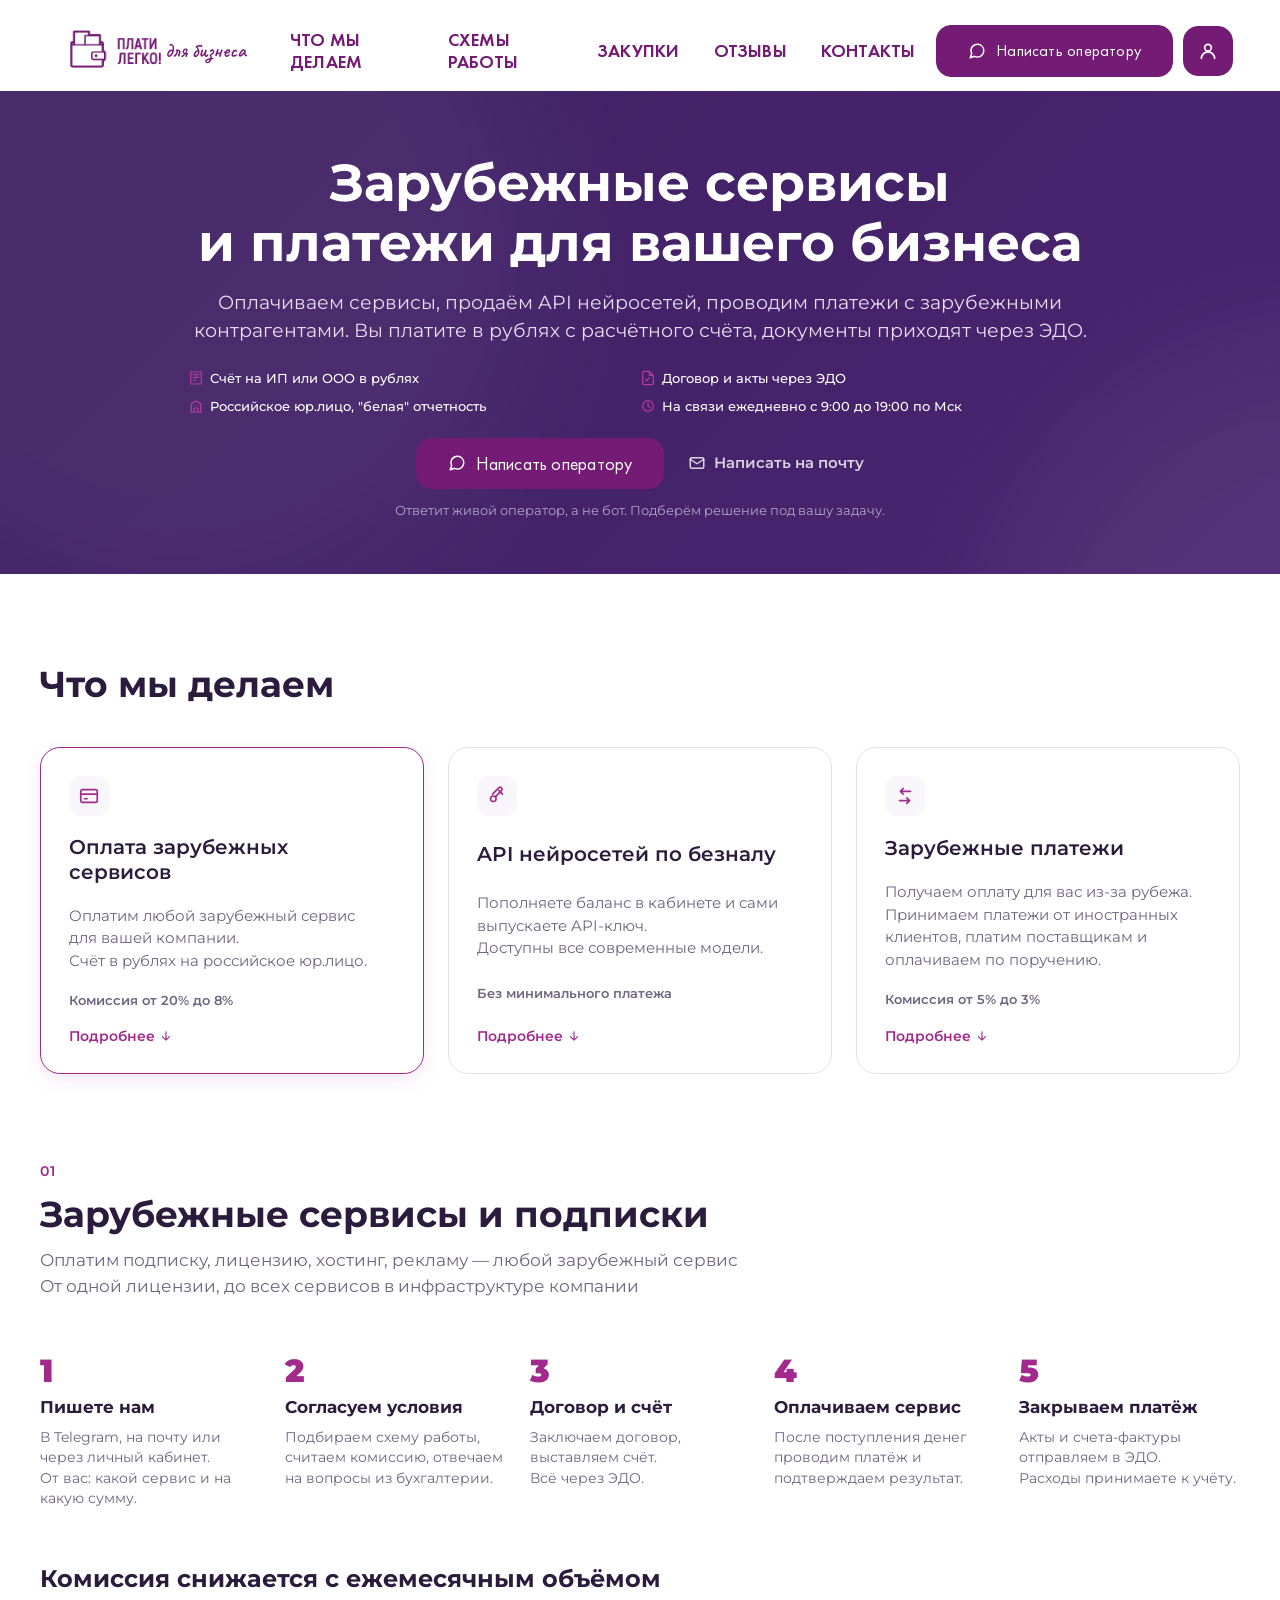
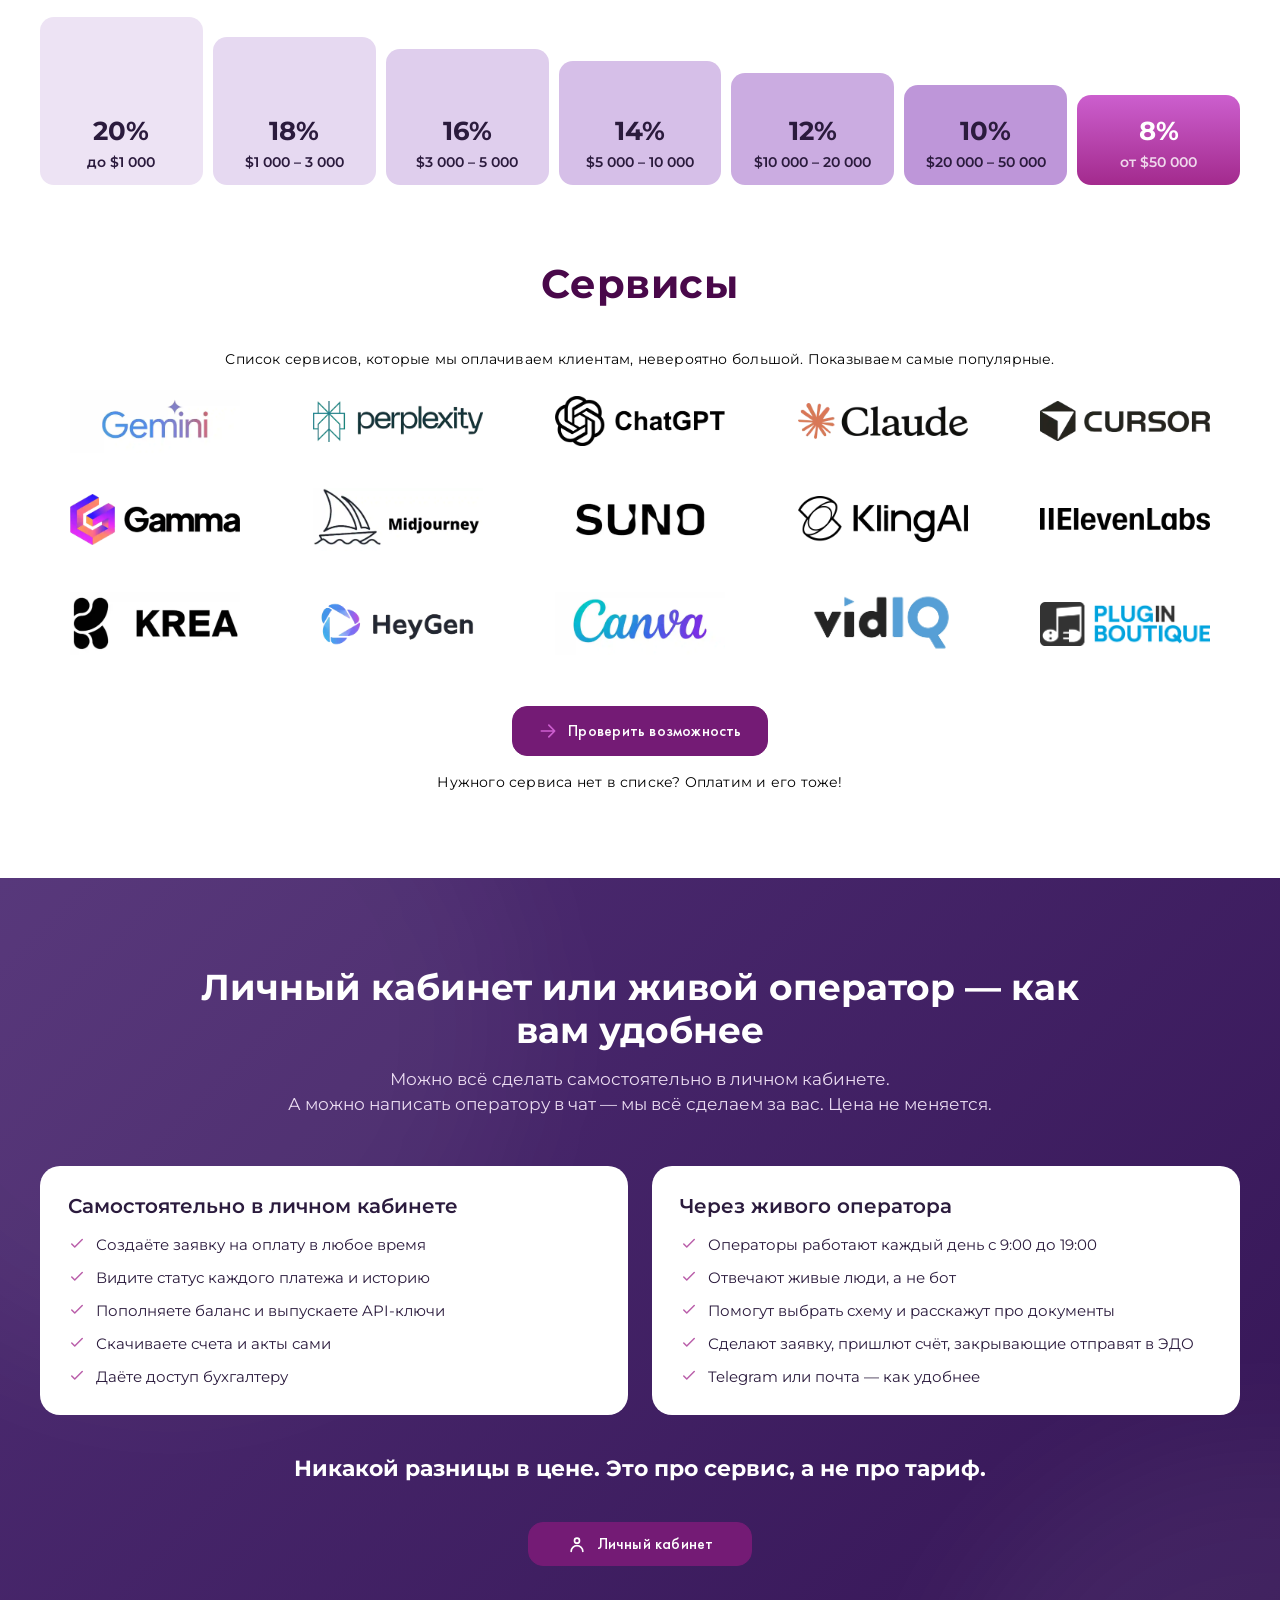
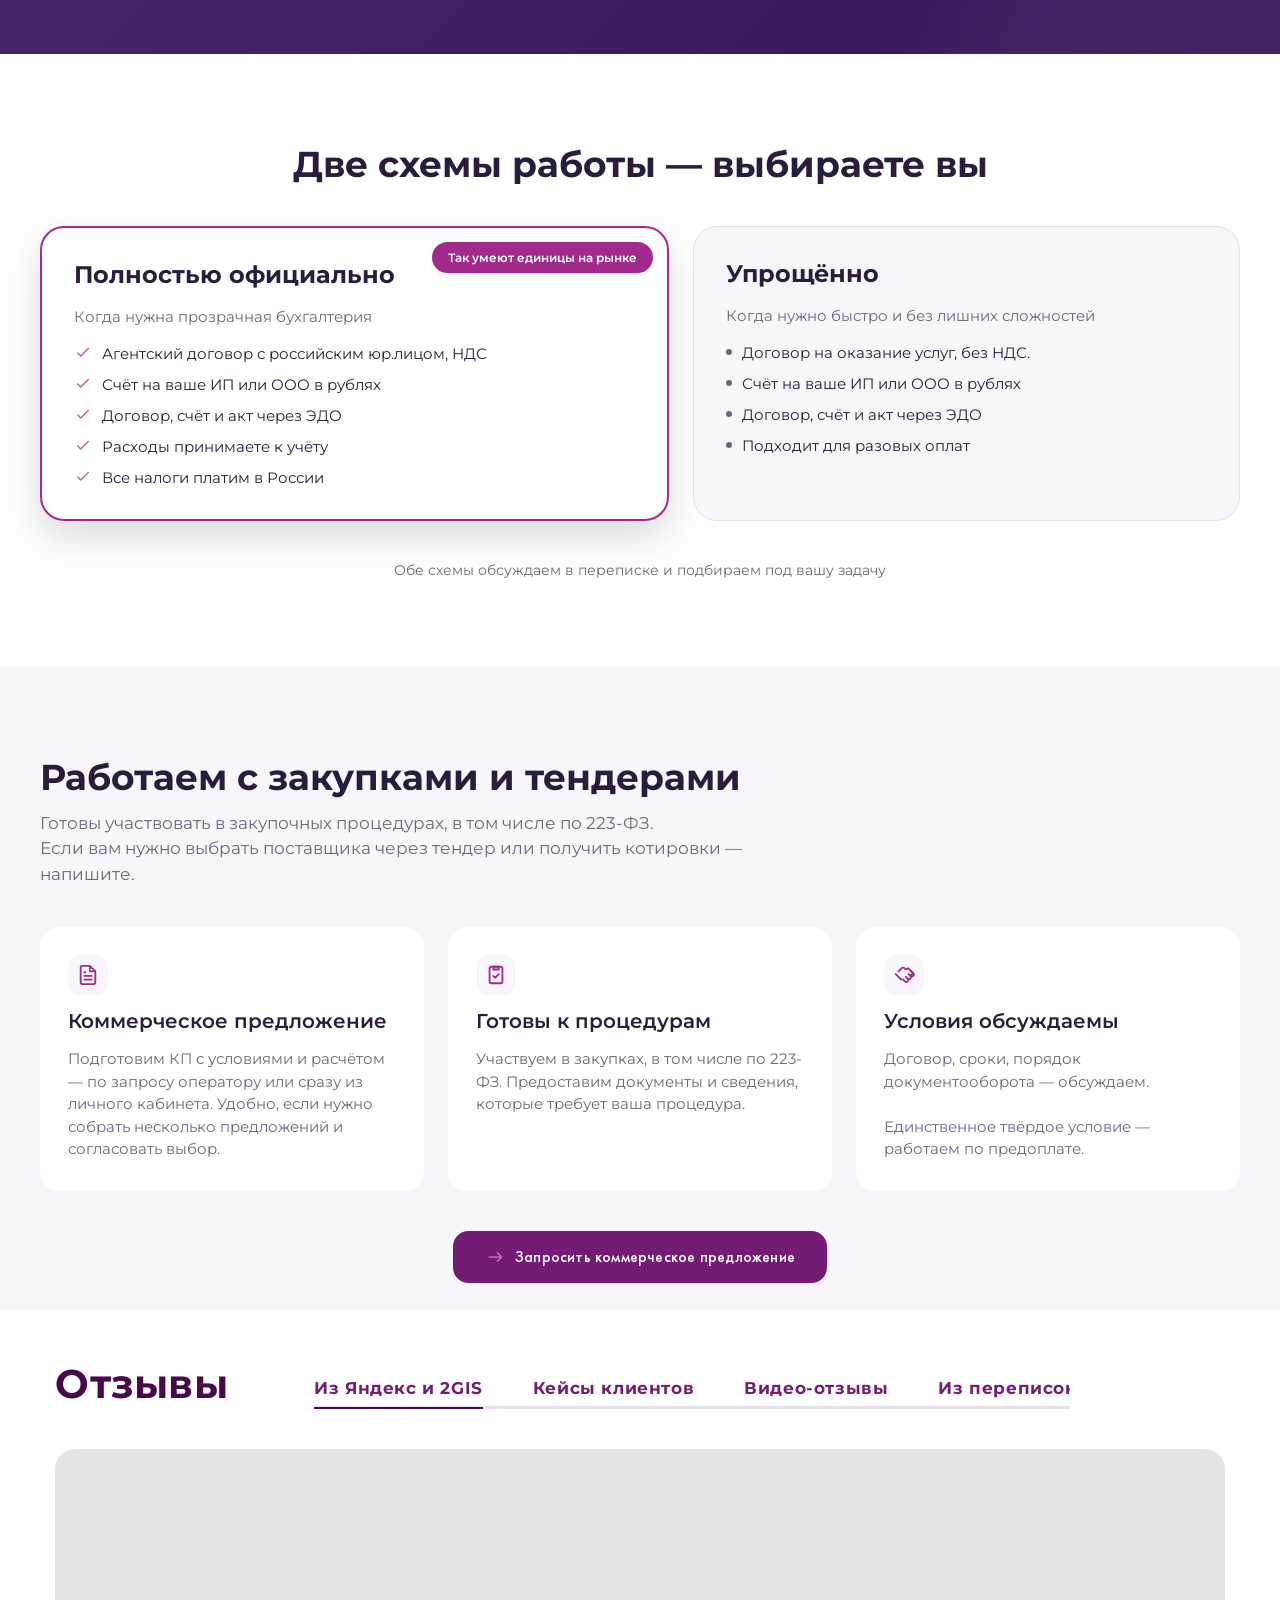
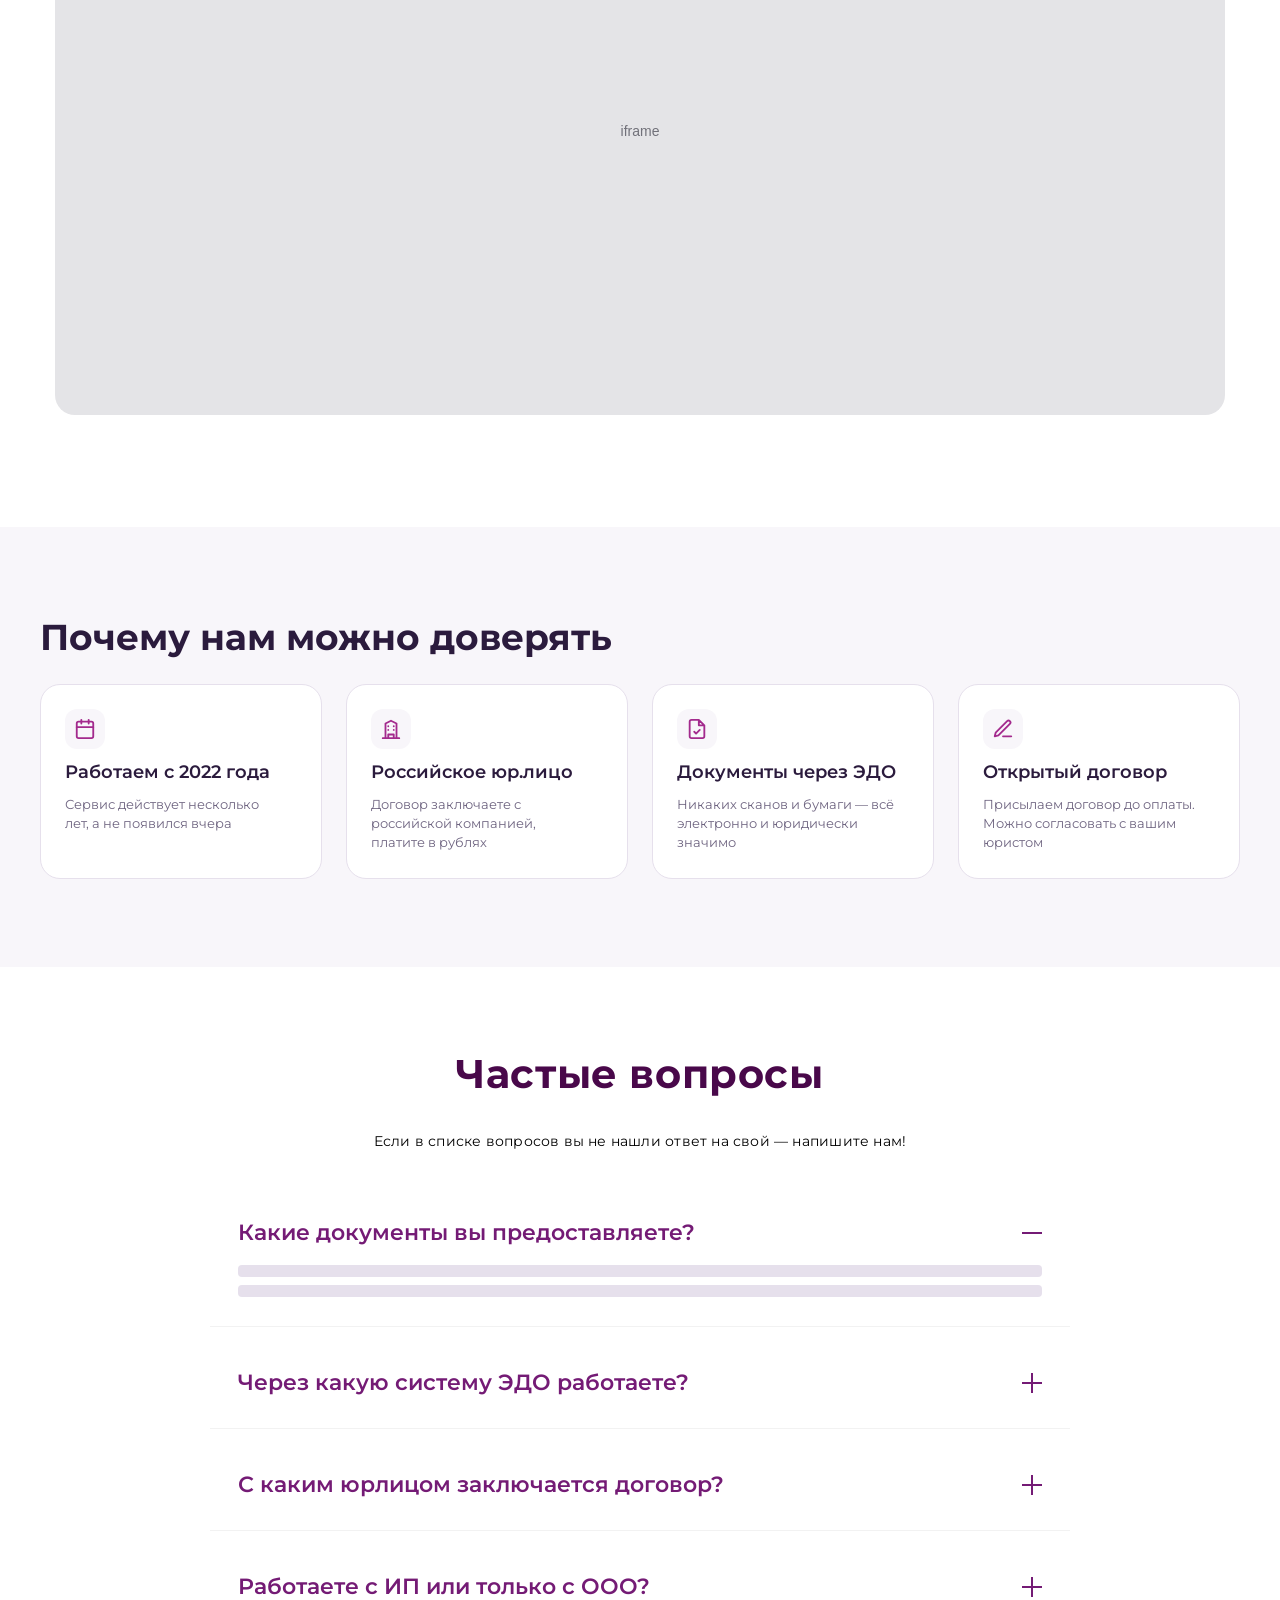
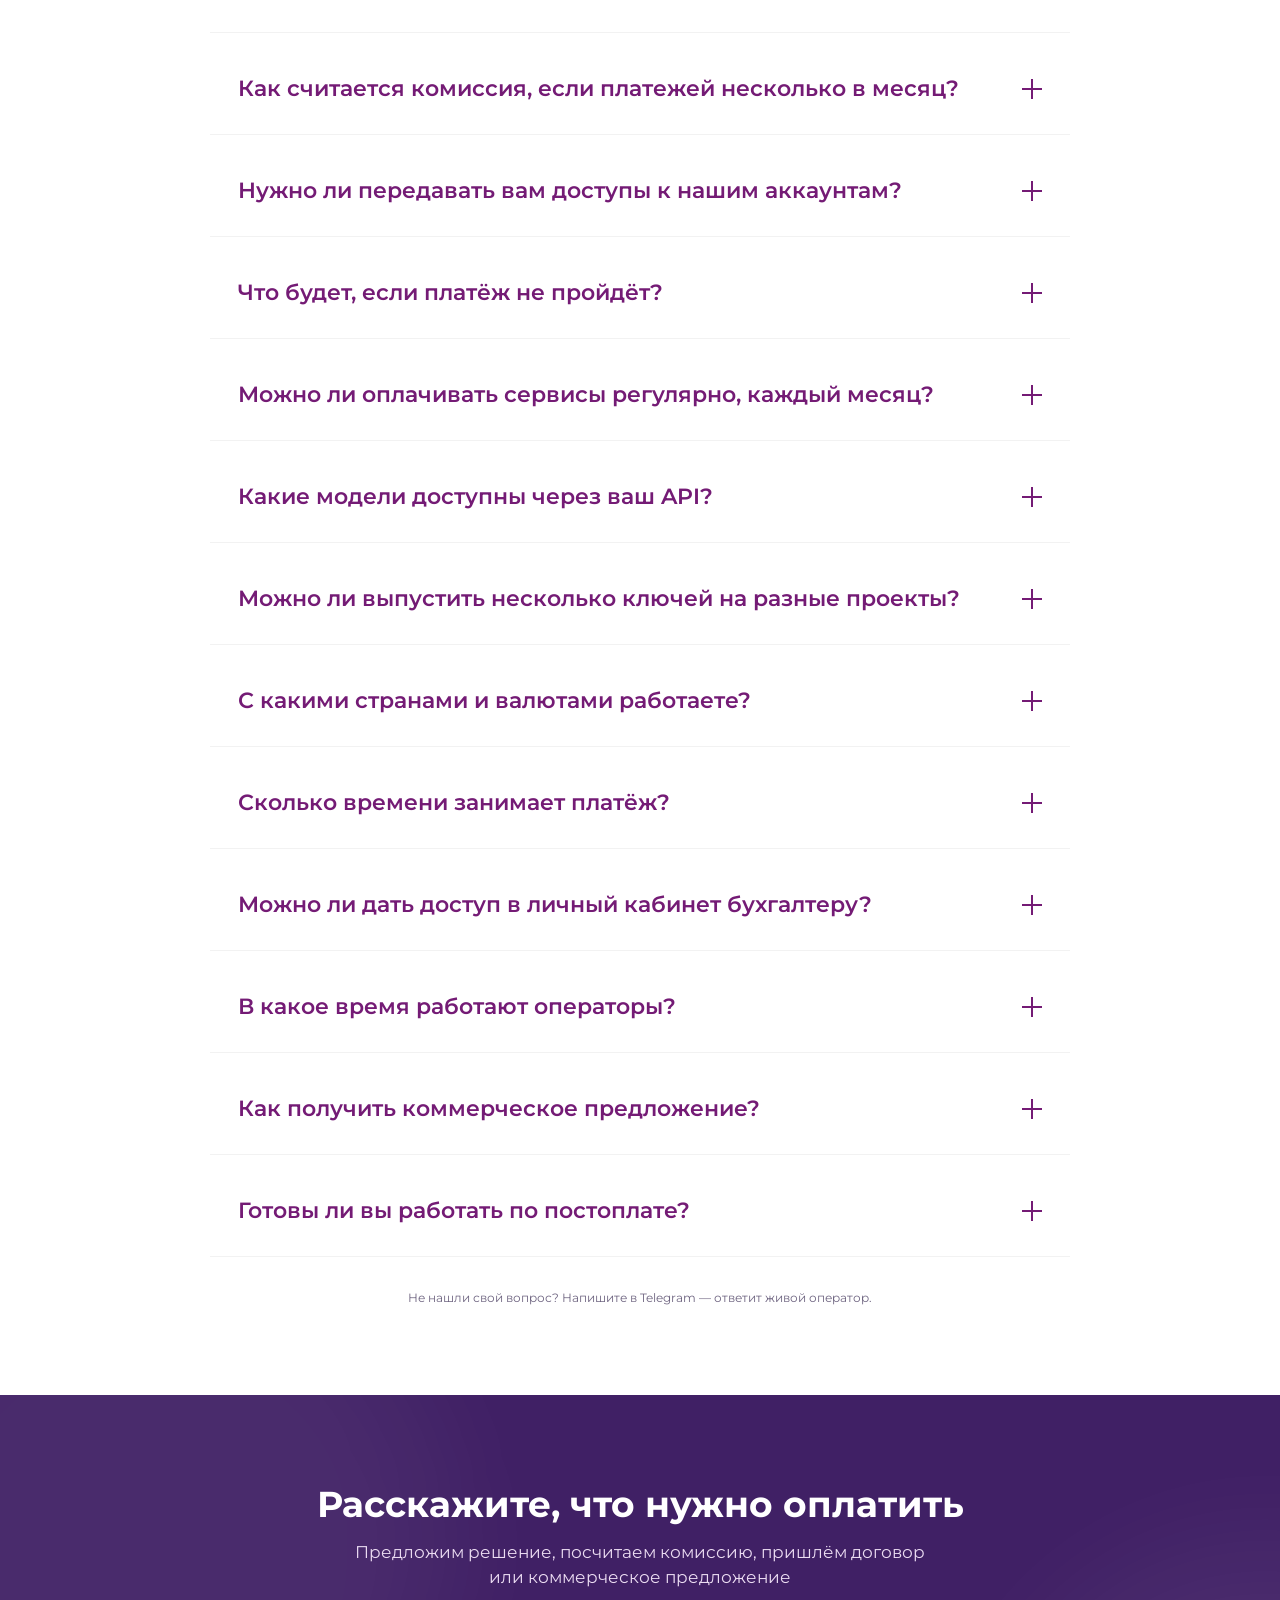
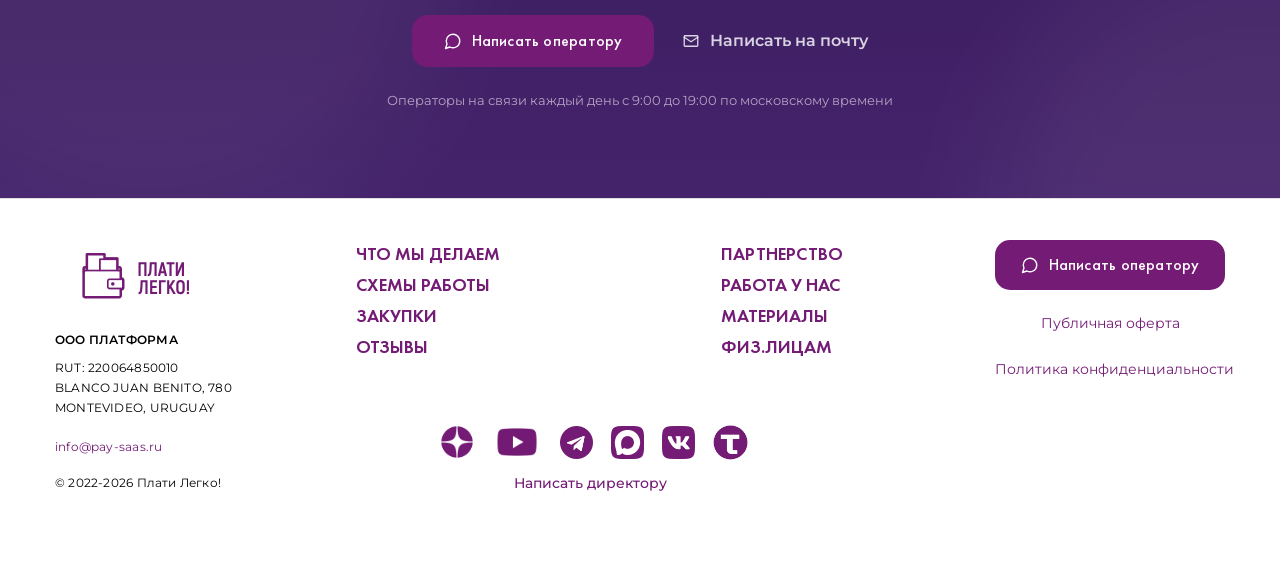
<file: index.html>
<!doctype html>
<html lang="ru">
  <head>
    <meta charset="UTF-8">
    <meta name="viewport" content="width=device-width, initial-scale=1.0">
    <meta name="description" content="corp.pay — сервис для бизнеса">
    <title>corp.pay — для бизнеса</title>
    <link rel="stylesheet" href="styles.css">
  </head>
  <body>
    <header class="site-header">
      <div class="site-header__inner">
        <a class="brand" href="index.html" aria-label="corp.pay — главная">
          <img class="brand__logo" src="assets/images/header-logo.webp" width="140" height="62" alt="corp.pay">
          <span class="brand__note">для бизнеса</span>
        </a>

        <button class="menu-toggle" type="button" aria-label="Открыть меню" aria-expanded="false" aria-controls="mobile-menu">
          <span class="menu-toggle__line"></span>
          <span class="menu-toggle__line"></span>
          <span class="menu-toggle__line"></span>
        </button>

        <div class="site-header__content" id="site-navigation">
          <nav class="site-nav" aria-label="Основная навигация">
            <a class="site-nav__link" href="#what-we-do">Что мы делаем</a>
            <a class="site-nav__link" href="#work-schemes">Схемы работы</a>
            <a class="site-nav__link" href="#purchases">Закупки</a>
            <a class="site-nav__link" href="#reviews">Отзывы</a>
            <a class="site-nav__link" href="contacts.html">Контакты</a>
          </nav>

          <div class="site-header__actions">
            <button class="button button--primary" type="button">
              <svg class="button__icon" width="18" height="18" aria-hidden="true" viewBox="0 0 24 24" fill="none" stroke="currentColor" stroke-width="2" stroke-linecap="round" stroke-linejoin="round">
                <path d="M21 11.5a8.4 8.4 0 0 1-.9 3.8 8.5 8.5 0 0 1-7.6 4.7 8.4 8.4 0 0 1-3.8-.9L3 21l1.9-5.7A8.4 8.4 0 0 1 4 11.5 8.5 8.5 0 0 1 8.7 4a8.4 8.4 0 0 1 3.8-.9h.5A8.5 8.5 0 0 1 21 11.1Z"></path>
              </svg>
              <span>Написать оператору</span>
            </button>
            <button class="profile-button" type="button" aria-label="Личный кабинет">
              <svg width="20" height="20" aria-hidden="true" viewBox="0 0 24 24" fill="none" stroke="currentColor" stroke-width="2" stroke-linecap="round" stroke-linejoin="round">
                <circle cx="12" cy="8" r="4"></circle>
                <path d="M4 21a8 8 0 0 1 16 0"></path>
              </svg>
            </button>
          </div>
        </div>
      </div>

      <aside class="mobile-menu" id="mobile-menu" aria-label="Мобильное меню" hidden>
        <nav class="mobile-menu__nav" aria-label="Навигация">
          <a class="mobile-menu__link mobile-menu__link--expandable" href="#service-payments">
            <span>Оплата сервисов</span>
            <span class="mobile-menu__plus" aria-hidden="true">+</span>
          </a>
          <a class="mobile-menu__link mobile-menu__link--expandable" href="#transfers">
            <span>Переводы</span>
            <span class="mobile-menu__plus" aria-hidden="true">+</span>
          </a>
          <a class="mobile-menu__link" href="#reviews">Отзывы</a>
          <a class="mobile-menu__link" href="contacts.html">Контакты</a>
        </nav>

        <div class="mobile-menu__contacts">
          <a class="mobile-menu__phone" href="tel:88002007965">8 (800) 200-79-65</a>
          <p class="mobile-menu__contact-title">Написать нам в:</p>
          <ul class="mobile-menu__contact-list">
            <li>Telegram</li>
            <li>MAX</li>
            <li>ВКонтакте</li>
            <li>WhatsApp</li>
          </ul>
        </div>
      </aside>

      <button class="mobile-menu__close" type="button" aria-label="Закрыть меню" hidden>
        <svg width="32" height="32" aria-hidden="true" viewBox="0 0 24 24" fill="none" stroke="currentColor" stroke-width="2.5" stroke-linecap="round">
          <path d="m5 5 14 14M19 5 5 19"></path>
        </svg>
      </button>
    </header>

    <main>
      <section class="hero" aria-labelledby="hero-title">
        <div class="hero__glow hero__glow--left" aria-hidden="true"></div>
        <div class="hero__glow hero__glow--right" aria-hidden="true"></div>
        <div class="hero__inner">
          <div class="hero__heading">
            <h1 id="hero-title">Зарубежные сервисы<br>и платежи для вашего бизнеса</h1>
            <p>Оплачиваем сервисы, продаём API нейросетей, проводим платежи с зарубежными контрагентами.<br class="hero__mobile-break"> Вы платите в рублях с расчётного счёта, документы приходят через ЭДО.</p>
          </div>

          <ul class="hero__benefits" aria-label="Преимущества">
            <li class="hero__benefit">
              <svg aria-hidden="true" viewBox="0 0 24 24"><path d="M4 3h16v18H4zM8 7h8M8 11h8M8 15h4"></path></svg>
              <span>Счёт на ИП или ООО<br class="hero__mobile-break"> в рублях</span>
            </li>
            <li class="hero__benefit">
              <svg aria-hidden="true" viewBox="0 0 24 24"><path d="M14 2H6a2 2 0 0 0-2 2v16a2 2 0 0 0 2 2h12a2 2 0 0 0 2-2V8zM14 2v6h6M8 14l2 2 4-4"></path></svg>
              <span>Договор и акты<br class="hero__mobile-break"> через ЭДО</span>
            </li>
            <li class="hero__benefit">
              <svg aria-hidden="true" viewBox="0 0 24 24"><path d="M3 21h18M5 21V9l7-5 7 5v12M9 21v-6h6v6M9 11h.01M15 11h.01"></path></svg>
              <span>Российское юр.лицо, "белая" отчетность</span>
            </li>
            <li class="hero__benefit">
              <svg aria-hidden="true" viewBox="0 0 24 24"><circle cx="12" cy="12" r="8"></circle><path d="M12 7v5l3 2"></path></svg>
              <span>На связи ежедневно<br class="hero__mobile-break"> с 9:00 до 19:00 по Мск</span>
            </li>
          </ul>

          <div class="hero__cta">
            <div class="hero__cta-row">
              <a class="hero__operator" href="#contact-operator">
                <svg aria-hidden="true" viewBox="0 0 24 24"><path d="M21 11.5a8.4 8.4 0 0 1-.9 3.8 8.5 8.5 0 0 1-7.6 4.7 8.4 8.4 0 0 1-3.8-.9L3 21l1.9-5.7A8.4 8.4 0 0 1 4 11.5 8.5 8.5 0 0 1 8.7 4a8.4 8.4 0 0 1 3.8-.9h.5A8.5 8.5 0 0 1 21 11.1Z"></path></svg>
                <span>Написать оператору</span>
              </a>
              <a class="hero__email" href="mailto:info@pay-saas.ru">
                <svg aria-hidden="true" viewBox="0 0 24 24"><rect x="3" y="5" width="18" height="14" rx="2"></rect><path d="m3 7 9 6 9-6"></path></svg>
                <span>Написать на почту</span>
              </a>
            </div>
            <p>Ответит живой оператор, а не бот.<br class="hero__mobile-break"> Подберём решение под вашу задачу.</p>
          </div>
        </div>
      </section>

      <section class="services" id="what-we-do" aria-labelledby="services-title">
        <div class="services__inner">
          <h2 id="services-title">Что мы делаем</h2>

          <div class="services__list" aria-label="Направления работы">
            <article class="service-card is-active" data-service-card="payments" tabindex="0" role="button" aria-pressed="true">
              <div class="service-card__icon" aria-hidden="true">
                <svg viewBox="0 0 24 24"><rect x="3" y="5" width="18" height="14" rx="2"></rect><path d="M3 10h18M7 15h3"></path></svg>
              </div>
              <h3>Оплата зарубежных сервисов</h3>
              <p class="service-card__description">Оплатим любой зарубежный сервис<br class="service-card__desktop-break">для вашей компании.<br>Счёт в рублях на российское юр.лицо.</p>
              <p class="service-card__note">Комиссия от 20% до 8%</p>
              <a class="service-card__more" href="#service-payments">Подробнее
                <svg aria-hidden="true" viewBox="0 0 24 24"><path d="M12 5v14M6 13l6 6 6-6"></path></svg>
              </a>
            </article>

            <article class="service-card" data-service-card="api" tabindex="0" role="button" aria-pressed="false">
              <div class="service-card__icon" aria-hidden="true">
                <svg viewBox="0 0 24 24"><circle cx="8" cy="15" r="3"></circle><path d="m10.1 12.9 6.8-6.8a2.1 2.1 0 1 0-3-3l-6.8 6.8M14 6l4 4"></path></svg>
              </div>
              <h3>API нейросетей по безналу</h3>
              <p class="service-card__description">Пополняете баланс в кабинете и сами выпускаете API-ключ.<br>Доступны все современные модели.</p>
              <p class="service-card__note">Без минимального платежа</p>
              <a class="service-card__more" href="#api-neural-networks">Подробнее
                <svg aria-hidden="true" viewBox="0 0 24 24"><path d="M12 5v14M6 13l6 6 6-6"></path></svg>
              </a>
            </article>

            <article class="service-card" data-service-card="foreign-payments" tabindex="0" role="button" aria-pressed="false">
              <div class="service-card__icon" aria-hidden="true">
                <svg viewBox="0 0 24 24"><path d="M7 7h11M7 7l3-3M7 7l3 3M17 17H6M17 17l-3-3M17 17l-3 3"></path></svg>
              </div>
              <h3>Зарубежные платежи</h3>
              <p class="service-card__description">Получаем оплату для вас из-за рубежа. Принимаем платежи от иностранных клиентов, платим поставщикам и оплачиваем по поручению.</p>
              <p class="service-card__note">Комиссия от 5% до 3%</p>
              <a class="service-card__more" href="#foreign-payments">Подробнее
                <svg aria-hidden="true" viewBox="0 0 24 24"><path d="M12 5v14M6 13l6 6 6-6"></path></svg>
              </a>
            </article>
          </div>
          <div class="services__dots" aria-hidden="true"><span></span><i></i><i></i></div>
        </div>
      </section>

      <section class="service-payments" id="service-payments" aria-labelledby="service-payments-title">
        <div class="service-payments__inner">
          <header class="service-payments__heading">
            <p class="service-payments__label">01</p>
            <h2 id="service-payments-title">Зарубежные сервисы и подписки</h2>
            <p>Оплатим подписку, лицензию, хостинг, рекламу — любой зарубежный сервис<br>От одной лицензии, до всех сервисов в инфраструктуре компании</p>
          </header>

          <ol class="service-steps" aria-label="Как это работает">
            <li class="service-step">
              <span class="service-step__number">1</span>
              <div class="service-step__content">
                <h3>Пишете нам</h3>
                <p>В Telegram, на почту или через личный кабинет.<br>От вас: какой сервис и на какую сумму.</p>
              </div>
            </li>
            <li class="service-step">
              <span class="service-step__number">2</span>
              <div class="service-step__content">
                <h3>Согласуем условия</h3>
                <p>Подбираем схему работы, считаем комиссию, отвечаем на вопросы из бухгалтерии.</p>
              </div>
            </li>
            <li class="service-step">
              <span class="service-step__number">3</span>
              <div class="service-step__content">
                <h3>Договор и счёт</h3>
                <p>Заключаем договор, выставляем счёт.<br>Всё через ЭДО.</p>
              </div>
            </li>
            <li class="service-step">
              <span class="service-step__number">4</span>
              <div class="service-step__content">
                <h3>Оплачиваем сервис</h3>
                <p>После поступления денег проводим платёж и подтверждаем результат.</p>
              </div>
            </li>
            <li class="service-step">
              <span class="service-step__number">5</span>
              <div class="service-step__content">
                <h3>Закрываем платёж</h3>
                <p>Акты и счета-фактуры <br>отправляем в ЭДО.<br>Расходы принимаете к учёту.</p>
              </div>
            </li>
          </ol>

          <section class="commission" aria-labelledby="commission-title">
            <h3 id="commission-title">Комиссия снижается с ежемесячным объёмом</h3>
            <div class="commission-tiers" aria-label="Размер комиссии по объёму">
              <div class="commission-tier commission-tier--20"><strong>20%</strong><span>до $1 000</span></div>
              <div class="commission-tier commission-tier--18"><strong>18%</strong><span>$1 000 – 3 000</span></div>
              <div class="commission-tier commission-tier--16"><strong>16%</strong><span>$3 000 – 5 000</span></div>
              <div class="commission-tier commission-tier--14"><strong>14%</strong><span>$5 000 – 10 000</span></div>
              <div class="commission-tier commission-tier--12"><strong>12%</strong><span>$10 000 – 20 000</span></div>
              <div class="commission-tier commission-tier--10"><strong>10%</strong><span>$20 000 – 50 000</span></div>
              <div class="commission-tier commission-tier--8"><strong>8%</strong><span>от $50 000</span></div>
            </div>
            <div class="commission__dots" aria-hidden="true"><span></span><i></i><i></i><i></i><i></i><i></i><i></i></div>
          </section>

        </div>
      </section>

      <section class="api-neural-networks" id="api-neural-networks" aria-labelledby="api-neural-networks-title" hidden>
        <div class="api-neural-networks__inner">
          <header class="api-neural-networks__heading">
            <p class="service-payments__label">02</p>
            <h2 id="api-neural-networks-title">API нейросетей по безналу</h2>
            <p>Пополняете баланс в личном кабинете и сами выпускаете API-ключ.<br>Работаете с любой современной ИИ-моделью, платите с расчётного счёта компании.</p>
          </header>

          <div class="api-benefits-group">
            <div class="api-benefits" aria-label="Преимущества API нейросетей">
              <article class="api-benefit">
              <div class="api-benefit__icon" aria-hidden="true"><svg viewBox="0 0 24 24"><path d="m12 3-1.4 5.6L5 10l5.6 1.4L12 17l1.4-5.6L19 10l-5.6-1.4zM19 16l-.7 2.3L16 19l2.3.7L19 22l.7-2.3L22 19l-2.3-.7z"></path></svg></div>
              <h3>Все современные модели</h3>
              <p>Доступ к актуальным моделям всех вендоров через единый ключ</p>
            </article>
            <article class="api-benefit">
              <div class="api-benefit__icon" aria-hidden="true"><svg viewBox="0 0 24 24"><path d="M12 3 5 6v5c0 5 3 8.2 7 10 4-1.8 7-5 7-10V6zM9 12l2 2 4-4"></path></svg></div>
              <h3>Полностью официально</h3>
              <p>Договор, счёт и акт через ЭДО. Расходы принимаете к учёту — удобно и "по-белому"</p>
            </article>
            <article class="api-benefit">
              <div class="api-benefit__icon" aria-hidden="true"><svg viewBox="0 0 24 24"><path d="M4 7h16v12H4zM4 10h16M8 15h3"></path></svg></div>
              <h3>Любая сумма пополнения</h3>
              <p>Минимального платежа нет. Пополняете столько, сколько нужно в любое время</p>
            </article>
            <article class="api-benefit">
              <div class="api-benefit__icon" aria-hidden="true"><svg viewBox="0 0 24 24"><rect x="4" y="4" width="6" height="6" rx="1"></rect><rect x="14" y="4" width="6" height="6" rx="1"></rect><rect x="4" y="14" width="6" height="6" rx="1"></rect><rect x="14" y="14" width="6" height="6" rx="1"></rect></svg></div>
              <h3>Всё в личном кабинете</h3>
              <p>Пополнение, выпуск и контроль API-ключей, расход и документы — в одном месте</p>
              </article>
            </div>
            <div class="api-benefits__dots" aria-hidden="true"><span></span><i></i><i></i><i></i></div>
          </div>

          <ol class="api-steps" aria-label="Как это работает">
            <li class="api-step"><span class="service-step__number">1</span><div class="service-step__content"><h3>Получаете доступ в кабинет</h3><p>Регистрация, подключение ЭДО<br>и подписание документов — всё автоматизировано, быстро и удобно.</p></div></li>
            <li class="api-step"><span class="service-step__number">2</span><div class="service-step__content"><h3>Пополняете баланс</h3><p>Получаете счёт на ваше ИП или ООО. Платите обычным безналом<br>в русских рублях</p></div></li>
            <li class="api-step"><span class="service-step__number">3</span><div class="service-step__content"><h3>Выпускаете ключ</h3><p>Создаёте API-ключ сами в кабинете,<br>в любое время. Можно несколько. Можно выставлять лимиты.</p></div></li>
            <li class="api-step"><span class="service-step__number">4</span><div class="service-step__content"><h3>Используете и отчитываетесь</h3><p>Расход виден в кабинете, закрывающие документы приходят через ЭДО</p></div></li>
          </ol>

          <div class="api-neural-networks__cta">
            <a class="api-neural-networks__operator" href="#contact-operator">
              <svg aria-hidden="true" viewBox="0 0 24 24"><path d="M21 11.5a8.4 8.4 0 0 1-.9 3.8 8.5 8.5 0 0 1-7.6 4.7 8.4 8.4 0 0 1-3.8-.9L3 21l1.9-5.7A8.4 8.4 0 0 1 4 11.5 8.5 8.5 0 0 1 8.7 4a8.4 8.4 0 0 1 3.8-.9h.5A8.5 8.5 0 0 1 21 11.1Z"></path></svg>
              <span>Написать оператору</span>
            </a>
          </div>
        </div>
      </section>

      <section class="foreign-payments" id="foreign-payments" aria-labelledby="foreign-payments-title" hidden>
        <div class="foreign-payments__inner">
          <header class="foreign-payments__heading">
            <p class="service-payments__label">03</p>
            <h2 id="foreign-payments-title">Платежи с зарубежными контрагентами</h2>
            <p>Помогаем компаниям и ИП рассчитываться с зарубежными клиентами и поставщиками, а также принимать оплату от покупателей за рубежом. Вы работаете в рублях с российским юрлицом.</p>
          </header>

          <div class="foreign-payments__cards-group">
            <div class="foreign-payments__cards" aria-label="Направления зарубежных платежей">
              <article class="foreign-payment-card">
              <div class="foreign-payment-card__icon" aria-hidden="true"><svg class="foreign-payment-card__arrow" viewBox="0 0 24 24"><path d="m7 7 10 10M10 17h7v-7"></path></svg></div>
              <h3>Получение оплаты из-за рубежа</h3>
              <p>Ваш зарубежный заказчик оплачивает работу — вы получаете деньги на своё ИП или ООО в рублях. Удобно, когда клиент за границей, а исполнитель в России.</p>
              <strong>Комиссия от 3% на приём средств</strong>
            </article>
            <article class="foreign-payment-card">
              <div class="foreign-payment-card__icon" aria-hidden="true"><svg class="foreign-payment-card__arrow foreign-payment-card__arrow--up" viewBox="0 0 24 24"><path d="m7 7 10 10M10 17h7v-7"></path></svg></div>
              <h3>Оплата зарубежному контрагенту</h3>
              <p>Оплачиваем вашему зарубежному поставщику товары или услуги. Вы платите в рублях с расчётного счёта, получаете закрывающие документы.</p>
              <strong>Комиссия от 8%, как по оплате сервисов</strong>
            </article>
            <article class="foreign-payment-card">
              <div class="foreign-payment-card__icon" aria-hidden="true"><svg viewBox="0 0 24 24"><path d="M14 2H6a2 2 0 0 0-2 2v16a2 2 0 0 0 2 2h12a2 2 0 0 0 2-2V8zM14 2v6h6M8 14l2 2 4-4"></path></svg></div>
              <h3>Оплата по поручению</h3>
              <p>Оплачиваем счёт, товар или услугу по вашему поручению, когда сделать это самостоятельно не получается.</p>
              <strong>Условия обсуждаем индивидуально</strong>
            </article>
            <article class="foreign-payment-card">
              <div class="foreign-payment-card__icon" aria-hidden="true"><svg viewBox="0 0 24 24"><circle cx="12" cy="12" r="8"></circle><path d="M4 12h16M12 4a12 12 0 0 1 0 16M12 4a12 12 0 0 0 0 16"></path></svg></div>
              <h3>Приём платежей от зарубежных клиентов</h3>
              <p>Принимаем оплату от ваших зарубежных покупателей на наше юрлицо и переводим вам в рублях на ИП или ООО. Поможем с отдельной страницей продукта и подключением приёма карт.</p>
              <strong>Условия индивидуальные</strong>
              </article>
            </div>
            <div class="foreign-payments__dots" aria-hidden="true"><span></span><i></i><i></i><i></i></div>
          </div>

          <div class="foreign-payments__footer">
            <p>Работаем преимущественно в долларах и евро. Направление и условия зависят от страны контрагента — напишите, проверим вашу ситуацию.</p>
            <a class="foreign-payments__operator" href="#contact-operator">
              <svg aria-hidden="true" viewBox="0 0 24 24"><path d="M21 11.5a8.4 8.4 0 0 1-.9 3.8 8.5 8.5 0 0 1-7.6 4.7 8.4 8.4 0 0 1-3.8-.9L3 21l1.9-5.7A8.4 8.4 0 0 1 4 11.5 8.5 8.5 0 0 1 8.7 4a8.4 8.4 0 0 1 3.8-.9h.5A8.5 8.5 0 0 1 21 11.1Z"></path></svg>
              <span>Написать оператору</span>
            </a>
          </div>
        </div>
      </section>

      <section class="service-directory" id="service-directory" aria-labelledby="service-directory-title">
        <h2 id="service-directory-title">Сервисы</h2>
        <p class="service-directory__description">Список сервисов, которые мы оплачиваем клиентам, невероятно большой. Показываем самые популярные.</p>

        <div class="service-directory__logos" aria-label="Популярные сервисы">
          <div class="service-directory__logo-row service-directory__logo-row--first">
            <div class="service-directory__logo-set">
              <div class="service-directory__logo"><img src="assets/images/services/gemini.webp" alt="Gemini"></div>
              <div class="service-directory__logo"><img src="assets/images/services/perplexity.webp" alt="Perplexity"></div>
              <div class="service-directory__logo"><img src="assets/images/services/chatgpt.webp" alt="ChatGPT"></div>
              <div class="service-directory__logo"><img src="assets/images/services/claude.webp" alt="Claude"></div>
              <div class="service-directory__logo"><img src="assets/images/services/cursor.webp" alt="Cursor"></div>
              <div class="service-directory__logo"><img src="assets/images/services/gamma.webp" alt="Gamma"></div>
              <div class="service-directory__logo"><img src="assets/images/services/midjourney.webp" alt="Midjourney"></div>
            </div>
            <div class="service-directory__logo-set service-directory__logo-set--duplicate" aria-hidden="true">
              <div class="service-directory__logo"><img src="assets/images/services/gemini.webp" alt=""></div>
              <div class="service-directory__logo"><img src="assets/images/services/perplexity.webp" alt=""></div>
              <div class="service-directory__logo"><img src="assets/images/services/chatgpt.webp" alt=""></div>
              <div class="service-directory__logo"><img src="assets/images/services/claude.webp" alt=""></div>
              <div class="service-directory__logo"><img src="assets/images/services/cursor.webp" alt=""></div>
              <div class="service-directory__logo"><img src="assets/images/services/gamma.webp" alt=""></div>
              <div class="service-directory__logo"><img src="assets/images/services/midjourney.webp" alt=""></div>
            </div>
          </div>
          <div class="service-directory__logo-row service-directory__logo-row--second">
            <div class="service-directory__logo-set">
              <div class="service-directory__logo"><img src="assets/images/services/suno.webp" alt="Suno"></div>
              <div class="service-directory__logo"><img src="assets/images/services/kling-ai.webp" alt="Kling AI"></div>
              <div class="service-directory__logo"><img src="assets/images/services/elevenlabs.webp" alt="ElevenLabs"></div>
              <div class="service-directory__logo"><img src="assets/images/services/krea.webp" alt="Krea"></div>
              <div class="service-directory__logo"><img src="assets/images/services/heygen.webp" alt="HeyGen"></div>
              <div class="service-directory__logo"><img src="assets/images/services/canva.webp" alt="Canva"></div>
              <div class="service-directory__logo"><img src="assets/images/services/vidiq.webp" alt="vidIQ"></div>
              <div class="service-directory__logo"><img src="assets/images/services/plugin-boutique.webp" alt="Plugin Boutique"></div>
            </div>
            <div class="service-directory__logo-set service-directory__logo-set--duplicate" aria-hidden="true">
              <div class="service-directory__logo"><img src="assets/images/services/suno.webp" alt=""></div>
              <div class="service-directory__logo"><img src="assets/images/services/kling-ai.webp" alt=""></div>
              <div class="service-directory__logo"><img src="assets/images/services/elevenlabs.webp" alt=""></div>
              <div class="service-directory__logo"><img src="assets/images/services/krea.webp" alt=""></div>
              <div class="service-directory__logo"><img src="assets/images/services/heygen.webp" alt=""></div>
              <div class="service-directory__logo"><img src="assets/images/services/canva.webp" alt=""></div>
              <div class="service-directory__logo"><img src="assets/images/services/vidiq.webp" alt=""></div>
              <div class="service-directory__logo"><img src="assets/images/services/plugin-boutique.webp" alt=""></div>
            </div>
          </div>
        </div>

        <div class="service-directory__action">
          <a class="service-directory__button" href="#contact-operator">
            <svg aria-hidden="true" viewBox="0 0 24 24"><path d="M4 12h16M13 5l7 7-7 7"></path></svg>
            <span>Проверить возможность</span>
          </a>
          <p>Нужного сервиса нет в списке? Оплатим и его тоже!</p>
        </div>
      </section>

      <section class="account-choice" id="account-choice" aria-labelledby="account-choice-title">
        <div class="account-choice__glow account-choice__glow--left" aria-hidden="true"></div>
        <div class="account-choice__glow account-choice__glow--right" aria-hidden="true"></div>

        <header class="account-choice__heading">
          <h2 id="account-choice-title">
            <span class="account-choice__desktop-title">Личный кабинет или живой оператор — как вам удобнее</span>
            <span class="account-choice__mobile-title">Личный кабинет<br>или живой оператор —<br>как вам удобнее</span>
          </h2>
          <p>Можно всё сделать самостоятельно в личном кабинете.<br>А можно написать оператору в чат — мы всё сделаем за вас. Цена не меняется.</p>
        </header>

        <div class="account-choice__cards-group">
          <div class="account-choice__cards" aria-label="Способы работы">
            <article class="account-choice__card">
              <h3>Самостоятельно в личном кабинете</h3>
              <ul>
                <li><svg class="account-choice__check" aria-hidden="true" viewBox="0 0 24 24"><path d="m5 12 4 4L19 6"></path></svg><span>Создаёте заявку на оплату <span class="account-choice__mobile-break"><br></span>в любое время</span></li>
                <li><svg class="account-choice__check" aria-hidden="true" viewBox="0 0 24 24"><path d="m5 12 4 4L19 6"></path></svg><span>Видите статус каждого платежа <span class="account-choice__mobile-break"><br></span>и историю</span></li>
                <li><svg class="account-choice__check" aria-hidden="true" viewBox="0 0 24 24"><path d="m5 12 4 4L19 6"></path></svg><span>Пополняете баланс <span class="account-choice__mobile-break"><br></span>и выпускаете API-ключи</span></li>
                <li><svg class="account-choice__check" aria-hidden="true" viewBox="0 0 24 24"><path d="m5 12 4 4L19 6"></path></svg><span>Скачиваете счета и акты сами</span></li>
                <li><svg class="account-choice__check" aria-hidden="true" viewBox="0 0 24 24"><path d="m5 12 4 4L19 6"></path></svg><span>Даёте доступ бухгалтеру</span></li>
              </ul>
            </article>
            <article class="account-choice__card">
              <h3>Через живого оператора</h3>
              <ul>
                <li><svg class="account-choice__check" aria-hidden="true" viewBox="0 0 24 24"><path d="m5 12 4 4L19 6"></path></svg><span>Операторы работают каждый день с 9<span class="account-choice__desktop-time">:00 до 19:00</span><span class="account-choice__mobile-time"> до 22</span></span></li>
                <li><svg class="account-choice__check" aria-hidden="true" viewBox="0 0 24 24"><path d="m5 12 4 4L19 6"></path></svg><span>Отвечают живые люди, а не бот</span></li>
                <li><svg class="account-choice__check" aria-hidden="true" viewBox="0 0 24 24"><path d="m5 12 4 4L19 6"></path></svg><span>Помогут выбрать схему и расскажут про документы</span></li>
                <li><svg class="account-choice__check" aria-hidden="true" viewBox="0 0 24 24"><path d="m5 12 4 4L19 6"></path></svg><span>Сделают заявку, пришлют счёт, закрывающие отправят в ЭДО</span></li>
                <li><svg class="account-choice__check" aria-hidden="true" viewBox="0 0 24 24"><path d="m5 12 4 4L19 6"></path></svg><span>Telegram или почта — как удобнее</span></li>
              </ul>
            </article>
          </div>
          <div class="account-choice__dots" aria-hidden="true"><span></span><i></i></div>
        </div>

        <p class="account-choice__note">Никакой разницы в цене.<br class="account-choice__mobile-break"> Это про сервис, а не про тариф.</p>
        <a class="account-choice__button" href="#account-choice">
          <svg aria-hidden="true" viewBox="0 0 24 24"><circle cx="12" cy="8" r="3"></circle><path d="M5 21a7 7 0 0 1 14 0"></path></svg>
          <span>Личный кабинет</span>
        </a>
      </section>

      <section class="work-schemes" id="work-schemes" aria-labelledby="work-schemes-title">
        <h2 id="work-schemes-title">Две схемы работы — выбираете вы</h2>
        <div class="work-schemes__cards">
          <article class="work-scheme-card work-scheme-card--official">
            <span class="work-scheme-card__badge">Так умеют единицы на рынке</span>
            <h3>Полностью официально</h3>
            <p>Когда нужна прозрачная бухгалтерия</p>
            <ul>
              <li>Агентский договор с российским юр.лицом, НДС</li>
              <li>Счёт на ваше ИП или ООО в рублях</li>
              <li>Договор, счёт и акт через ЭДО</li>
              <li>Расходы принимаете к учёту</li>
              <li>Все налоги платим в России</li>
            </ul>
          </article>
          <article class="work-scheme-card work-scheme-card--simple">
            <h3>Упрощённо</h3>
            <p class="work-scheme-card__desktop-copy">Когда нужно быстро и без лишних сложностей</p>
            <p class="work-scheme-card__mobile-copy">Когда нужно быстро и экономно</p>
            <ul>
              <li>Договор на оказание услуг, без НДС.</li>
              <li>Счёт на ваше ИП или ООО в рублях</li>
              <li>Договор, счёт и акт через ЭДО</li>
              <li>Подходит для разовых оплат</li>
            </ul>
          </article>
        </div>
        <p class="work-schemes__note">Обе схемы обсуждаем в переписке <br class="work-schemes__mobile-break">и подбираем под вашу задачу</p>
      </section>

      <section class="purchases" id="purchases" aria-labelledby="purchases-title">
        <div class="purchases__inner">
          <header class="purchases__heading">
            <h2 id="purchases-title">Работаем с закупками и тендерами</h2>
            <p>Готовы участвовать в закупочных процедурах, в том числе по 223-ФЗ.<br>Если вам нужно выбрать поставщика через тендер или получить котировки — напишите.</p>
          </header>

          <div class="purchases__cards">
            <article class="purchase-card">
              <div class="purchase-card__icon" aria-hidden="true"><svg viewBox="0 0 24 24"><path d="M14 2H6a2 2 0 0 0-2 2v16a2 2 0 0 0 2 2h12a2 2 0 0 0 2-2V8z"></path><path d="M14 2v6h6M8 13h8M8 17h8M8 9h1"></path></svg></div>
              <h3>Коммерческое предложение</h3>
              <p>Подготовим КП с условиями и расчётом — по запросу оператору или сразу из личного кабинета. Удобно, если нужно собрать несколько предложений и согласовать выбор.</p>
            </article>
            <article class="purchase-card">
              <div class="purchase-card__icon" aria-hidden="true"><svg viewBox="0 0 24 24"><rect width="14" height="18" x="5" y="3" rx="2"></rect><path d="M9 3h6v3H9zM9 13l2 2 4-4"></path></svg></div>
              <h3>Готовы к процедурам</h3>
              <p>Участвуем в закупках, в том числе по 223-ФЗ. Предоставим документы и сведения, которые требует ваша процедура.</p>
            </article>
            <article class="purchase-card">
              <div class="purchase-card__icon" aria-hidden="true"><svg viewBox="0 0 24 24"><path d="m11 17 2 2a1 1 0 1 0 3-3"></path><path d="m14 14 2 2a1 1 0 1 0 3-3"></path><path d="m17 11 2 2a1 1 0 1 0 3-3l-2.5-2.5"></path><path d="m20 8 2 2-2 2"></path><path d="m3 11 6 6 .5-.5"></path><path d="m6 8 3.5-3.5a2.121 2.121 0 0 1 3 0l.5.5a2.121 2.121 0 0 0 3 0l.5-.5 4 4"></path></svg></div>
              <h3>Условия обсуждаемы</h3>
              <p>Договор, сроки, порядок документооборота — обсуждаем.<br><br>Единственное твёрдое условие — работаем по предоплате.</p>
            </article>
          </div>

          <a class="purchases__button" href="#contact-operator">
            <svg aria-hidden="true" viewBox="0 0 24 24"><path d="M5 12h14M15 7l5 5-5 5"></path></svg>
            <span>Запросить коммерческое предложение</span>
          </a>
        </div>
      </section>

      <section class="reviews" id="reviews" aria-labelledby="reviews-title">
        <div class="reviews__inner">
          <div class="reviews__header">
            <h2 id="reviews-title">Отзывы</h2>
            <div class="reviews__tabs" role="tablist" aria-label="Категории отзывов">
              <button class="reviews__tab is-active" type="button" role="tab" aria-selected="true" data-review-tab="maps">Из Яндекс и 2GIS</button>
              <button class="reviews__tab" type="button" role="tab" aria-selected="false" data-review-tab="cases">Кейсы клиентов</button>
              <button class="reviews__tab" type="button" role="tab" aria-selected="false" data-review-tab="video">Видео-отзывы</button>
              <button class="reviews__tab" type="button" role="tab" aria-selected="false" data-review-tab="messages">Из переписок</button>
            </div>
          </div>
          <div class="reviews__frame" id="reviews-content" role="tabpanel" aria-label="Содержимое отзывов">iframe</div>
        </div>
      </section>

      <section class="trust" aria-labelledby="trust-title">
        <div class="trust__inner">
          <h2 id="trust-title">Почему нам можно доверять</h2>
          <div class="trust__cards">
            <article class="trust-card">
              <div class="trust-card__icon" aria-hidden="true"><svg viewBox="0 0 24 24"><rect width="18" height="18" x="3" y="4" rx="2"></rect><path d="M16 2v4M8 2v4M3 10h18"></path></svg></div>
              <h3>Работаем с 2022 года</h3>
              <p>Сервис действует несколько <br>лет, а не появился вчера</p>
            </article>
            <article class="trust-card">
              <div class="trust-card__icon" aria-hidden="true"><svg viewBox="0 0 24 24"><path d="M3 22h18M6 22V6l6-3 6 3v16M9 22v-4h6v4M9 9h.01M15 9h.01M9 13h.01M15 13h.01"></path></svg></div>
              <h3><span class="trust-card__desktop-copy">Российское юр.лицо</span><span class="trust-card__mobile-copy">Российское юрлицо</span></h3>
              <p>Договор заключаете<span class="trust-card__mobile-copy"><br></span> с российской компанией,<br> платите в рублях</p>
            </article>
            <article class="trust-card">
              <div class="trust-card__icon" aria-hidden="true"><svg viewBox="0 0 24 24"><path d="M14 2H6a2 2 0 0 0-2 2v16a2 2 0 0 0 2 2h12a2 2 0 0 0 2-2V8zM14 2v6h6M9 15l2 2 4-4"></path></svg></div>
              <h3>Документы через ЭДО</h3>
              <p>Никаких сканов и бумаги — всё электронно и юридически значимо</p>
            </article>
            <article class="trust-card">
              <div class="trust-card__icon" aria-hidden="true"><svg viewBox="0 0 24 24"><path d="M12 20h9M16.5 3.5a2.12 2.12 0 0 1 3 3L7 19l-4 1 1-4Z"></path></svg></div>
              <h3>Открытый договор</h3>
              <p>Присылаем договор до оплаты. Можно согласовать с вашим юристом</p>
            </article>
          </div>
        </div>
      </section>

      <section class="faq" aria-labelledby="faq-title">
        <h2 id="faq-title">Частые вопросы</h2>
        <p class="faq__intro">Если в списке вопросов вы не нашли ответ на свой — напишите нам!</p>
        <div class="faq__list">
          <article class="faq__item is-open">
            <button class="faq__question" type="button" aria-expanded="true" aria-controls="faq-answer-1" data-faq-trigger>
              <span>Какие документы вы предоставляете?</span><i aria-hidden="true"></i>
            </button>
            <div class="faq__answer" id="faq-answer-1"><span></span><span></span></div>
          </article>
          <article class="faq__item">
            <button class="faq__question" type="button" aria-expanded="false" aria-controls="faq-answer-2" data-faq-trigger>
              <span>Через какую систему ЭДО работаете?</span><i aria-hidden="true"></i>
            </button>
            <div class="faq__answer" id="faq-answer-2" hidden><span></span><span></span></div>
          </article>
          <article class="faq__item">
            <button class="faq__question" type="button" aria-expanded="false" aria-controls="faq-answer-3" data-faq-trigger>
              <span>С каким юрлицом заключается договор?</span><i aria-hidden="true"></i>
            </button>
            <div class="faq__answer" id="faq-answer-3" hidden><span></span><span></span></div>
          </article>
          <article class="faq__item">
            <button class="faq__question" type="button" aria-expanded="false" aria-controls="faq-answer-4" data-faq-trigger>
              <span>Работаете с ИП или только с ООО?</span><i aria-hidden="true"></i>
            </button>
            <div class="faq__answer" id="faq-answer-4" hidden><span></span><span></span></div>
          </article>
          <article class="faq__item">
            <button class="faq__question" type="button" aria-expanded="false" aria-controls="faq-answer-5" data-faq-trigger>
              <span>Как считается комиссия, если платежей несколько в месяц?</span><i aria-hidden="true"></i>
            </button>
            <div class="faq__answer" id="faq-answer-5" hidden><span></span><span></span></div>
          </article>
          <article class="faq__item">
            <button class="faq__question" type="button" aria-expanded="false" aria-controls="faq-answer-6" data-faq-trigger>
              <span>Нужно ли передавать вам доступы к нашим аккаунтам?</span><i aria-hidden="true"></i>
            </button>
            <div class="faq__answer" id="faq-answer-6" hidden><span></span><span></span></div>
          </article>
          <article class="faq__item">
            <button class="faq__question" type="button" aria-expanded="false" aria-controls="faq-answer-7" data-faq-trigger>
              <span>Что будет, если платёж не пройдёт?</span><i aria-hidden="true"></i>
            </button>
            <div class="faq__answer" id="faq-answer-7" hidden><span></span><span></span></div>
          </article>
          <article class="faq__item">
            <button class="faq__question" type="button" aria-expanded="false" aria-controls="faq-answer-8" data-faq-trigger>
              <span>Можно ли оплачивать сервисы регулярно, каждый месяц?</span><i aria-hidden="true"></i>
            </button>
            <div class="faq__answer" id="faq-answer-8" hidden><span></span><span></span></div>
          </article>
          <article class="faq__item">
            <button class="faq__question" type="button" aria-expanded="false" aria-controls="faq-answer-9" data-faq-trigger>
              <span>Какие модели доступны через ваш API?</span><i aria-hidden="true"></i>
            </button>
            <div class="faq__answer" id="faq-answer-9" hidden><span></span><span></span></div>
          </article>
          <article class="faq__item">
            <button class="faq__question" type="button" aria-expanded="false" aria-controls="faq-answer-10" data-faq-trigger>
              <span>Можно ли выпустить несколько ключей на разные проекты?</span><i aria-hidden="true"></i>
            </button>
            <div class="faq__answer" id="faq-answer-10" hidden><span></span><span></span></div>
          </article>
          <article class="faq__item">
            <button class="faq__question" type="button" aria-expanded="false" aria-controls="faq-answer-11" data-faq-trigger>
              <span>С какими странами и валютами работаете?</span><i aria-hidden="true"></i>
            </button>
            <div class="faq__answer" id="faq-answer-11" hidden><span></span><span></span></div>
          </article>
          <article class="faq__item">
            <button class="faq__question" type="button" aria-expanded="false" aria-controls="faq-answer-12" data-faq-trigger>
              <span>Сколько времени занимает платёж?</span><i aria-hidden="true"></i>
            </button>
            <div class="faq__answer" id="faq-answer-12" hidden><span></span><span></span></div>
          </article>
          <article class="faq__item">
            <button class="faq__question" type="button" aria-expanded="false" aria-controls="faq-answer-13" data-faq-trigger>
              <span>Можно ли дать доступ в личный кабинет бухгалтеру?</span><i aria-hidden="true"></i>
            </button>
            <div class="faq__answer" id="faq-answer-13" hidden><span></span><span></span></div>
          </article>
          <article class="faq__item">
            <button class="faq__question" type="button" aria-expanded="false" aria-controls="faq-answer-14" data-faq-trigger>
              <span>В какое время работают операторы?</span><i aria-hidden="true"></i>
            </button>
            <div class="faq__answer" id="faq-answer-14" hidden><span></span><span></span></div>
          </article>
          <article class="faq__item">
            <button class="faq__question" type="button" aria-expanded="false" aria-controls="faq-answer-15" data-faq-trigger>
              <span>Как получить коммерческое предложение?</span><i aria-hidden="true"></i>
            </button>
            <div class="faq__answer" id="faq-answer-15" hidden><span></span><span></span></div>
          </article>
          <article class="faq__item">
            <button class="faq__question" type="button" aria-expanded="false" aria-controls="faq-answer-16" data-faq-trigger>
              <span>Готовы ли вы работать по постоплате?</span><i aria-hidden="true"></i>
            </button>
            <div class="faq__answer" id="faq-answer-16" hidden><span></span><span></span></div>
          </article>
        </div>
        <p class="faq__footer">Не нашли свой вопрос? Напишите в Telegram —<br class="faq__mobile-break"> ответит живой оператор.</p>
      </section>

      <section class="final-cta" id="contact-operator" aria-labelledby="final-cta-title">
        <span class="final-cta__glow final-cta__glow--left" aria-hidden="true"></span>
        <span class="final-cta__glow final-cta__glow--right" aria-hidden="true"></span>
        <div class="final-cta__content">
          <div class="final-cta__heading">
            <h2 id="final-cta-title">Расскажите, что нужно оплатить</h2>
            <p class="final-cta__desktop-copy">Предложим решение, посчитаем комиссию, пришлём договор<br>или коммерческое предложение</p>
            <p class="final-cta__mobile-copy">Предложим схему, посчитаем комиссию,<br>пришлём договор или коммерческое<br>предложение</p>
          </div>
          <div class="final-cta__actions">
            <a class="final-cta__operator" href="https://t.me" target="_blank" rel="noreferrer">
              <svg viewBox="0 0 24 24" aria-hidden="true"><path d="M7.9 20A9 9 0 1 0 4 16.1L2 22Z"></path></svg>
              <span>Написать оператору</span>
            </a>
            <a class="final-cta__email" href="mailto:info@pay-saas.ru">
              <svg viewBox="0 0 24 24" aria-hidden="true"><rect x="3" y="5" width="18" height="14" rx="1"></rect><path d="m3 7 9 6 9-6"></path></svg>
              <span>Написать на почту</span>
            </a>
          </div>
          <p class="final-cta__note">Операторы на связи каждый день с 9:00 до 19:00 по московскому времени</p>
        </div>
      </section>
    </main>

    <footer class="site-footer">
      <div class="site-footer__inner">
        <div class="site-footer__identity">
          <a class="site-footer__logo" href="index.html" aria-label="На главную"><img src="assets/images/footer-logo.png" width="170" height="75" alt="Плати легко"></a>
          <strong>ООО ПЛАТФОРМА</strong>
          <p>RUT: 220064850010<br>BLANCO JUAN BENITO, 780<br>MONTEVIDEO, URUGUAY</p>
          <a href="mailto:info@pay-saas.ru">info@pay-saas.ru</a>
          <span>© 2022-2026 Плати Легко!</span>
        </div>

        <nav class="site-footer__nav" aria-label="Разделы сайта">
          <div><a href="#services">ЧТО МЫ ДЕЛАЕМ</a><a href="#work-schemes">СХЕМЫ РАБОТЫ</a><a href="#purchases">ЗАКУПКИ</a><a href="#reviews">ОТЗЫВЫ</a></div>
          <div><a href="#contact-operator">ПАРТНЕРСТВО</a><a href="#services">РАБОТА У НАС</a><a href="#service-directory">МАТЕРИАЛЫ</a><a href="#contact-operator">ФИЗ.ЛИЦАМ</a></div>
        </nav>

        <div class="site-footer__contacts">
          <a class="site-footer__button" href="https://t.me" target="_blank" rel="noreferrer"><svg viewBox="0 0 24 24" aria-hidden="true"><path d="M7.9 20A9 9 0 1 0 4 16.1L2 22Z"></path></svg>Написать оператору</a>
          <a href="#">Публичная оферта</a>
          <a href="#">Политика конфиденциальности</a>
        </div>

        <div class="site-footer__social">
          <div aria-label="Социальные сети">
            <a href="#" aria-label="Сайт"><img src="assets/images/0c9555e6bf290154.png" alt=""></a>
            <a href="#" aria-label="YouTube"><img src="assets/images/549a3d1e69170853.png" alt=""></a>
            <a href="#" aria-label="Telegram"><img src="assets/images/6900c0f2db66e274.png" alt=""></a>
            <a href="#" aria-label="WhatsApp"><img src="assets/images/85823e1a3dd29ed3.png" alt=""></a>
            <a href="#" aria-label="ВКонтакте"><img src="assets/images/5f639bdb9884c847.png" alt=""></a>
            <a href="#" aria-label="TenChat"><img src="assets/images/6bb817980274689a.png" alt=""></a>
          </div>
          <a href="mailto:info@pay-saas.ru">Написать директору</a>
        </div>
      </div>
    </footer>

    <script src="script.js"></script>
  </body>
</html>
</file>
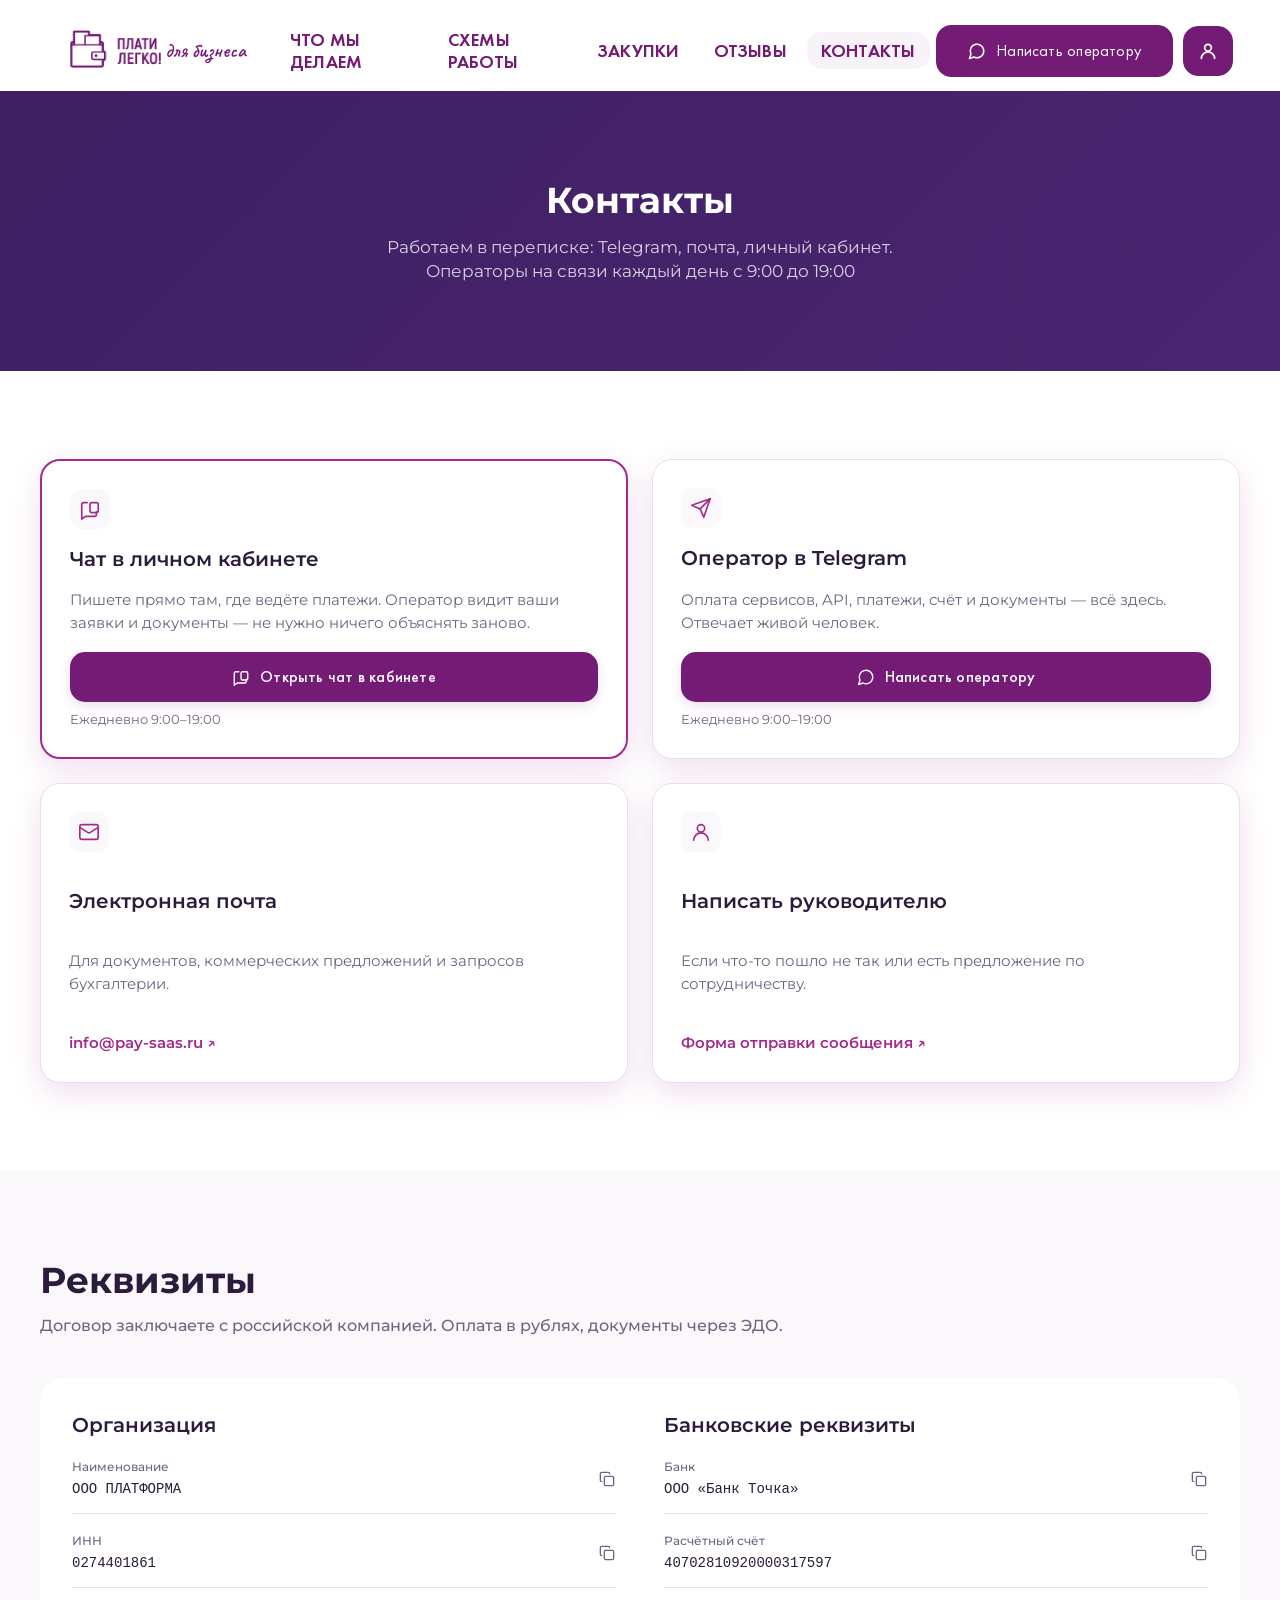
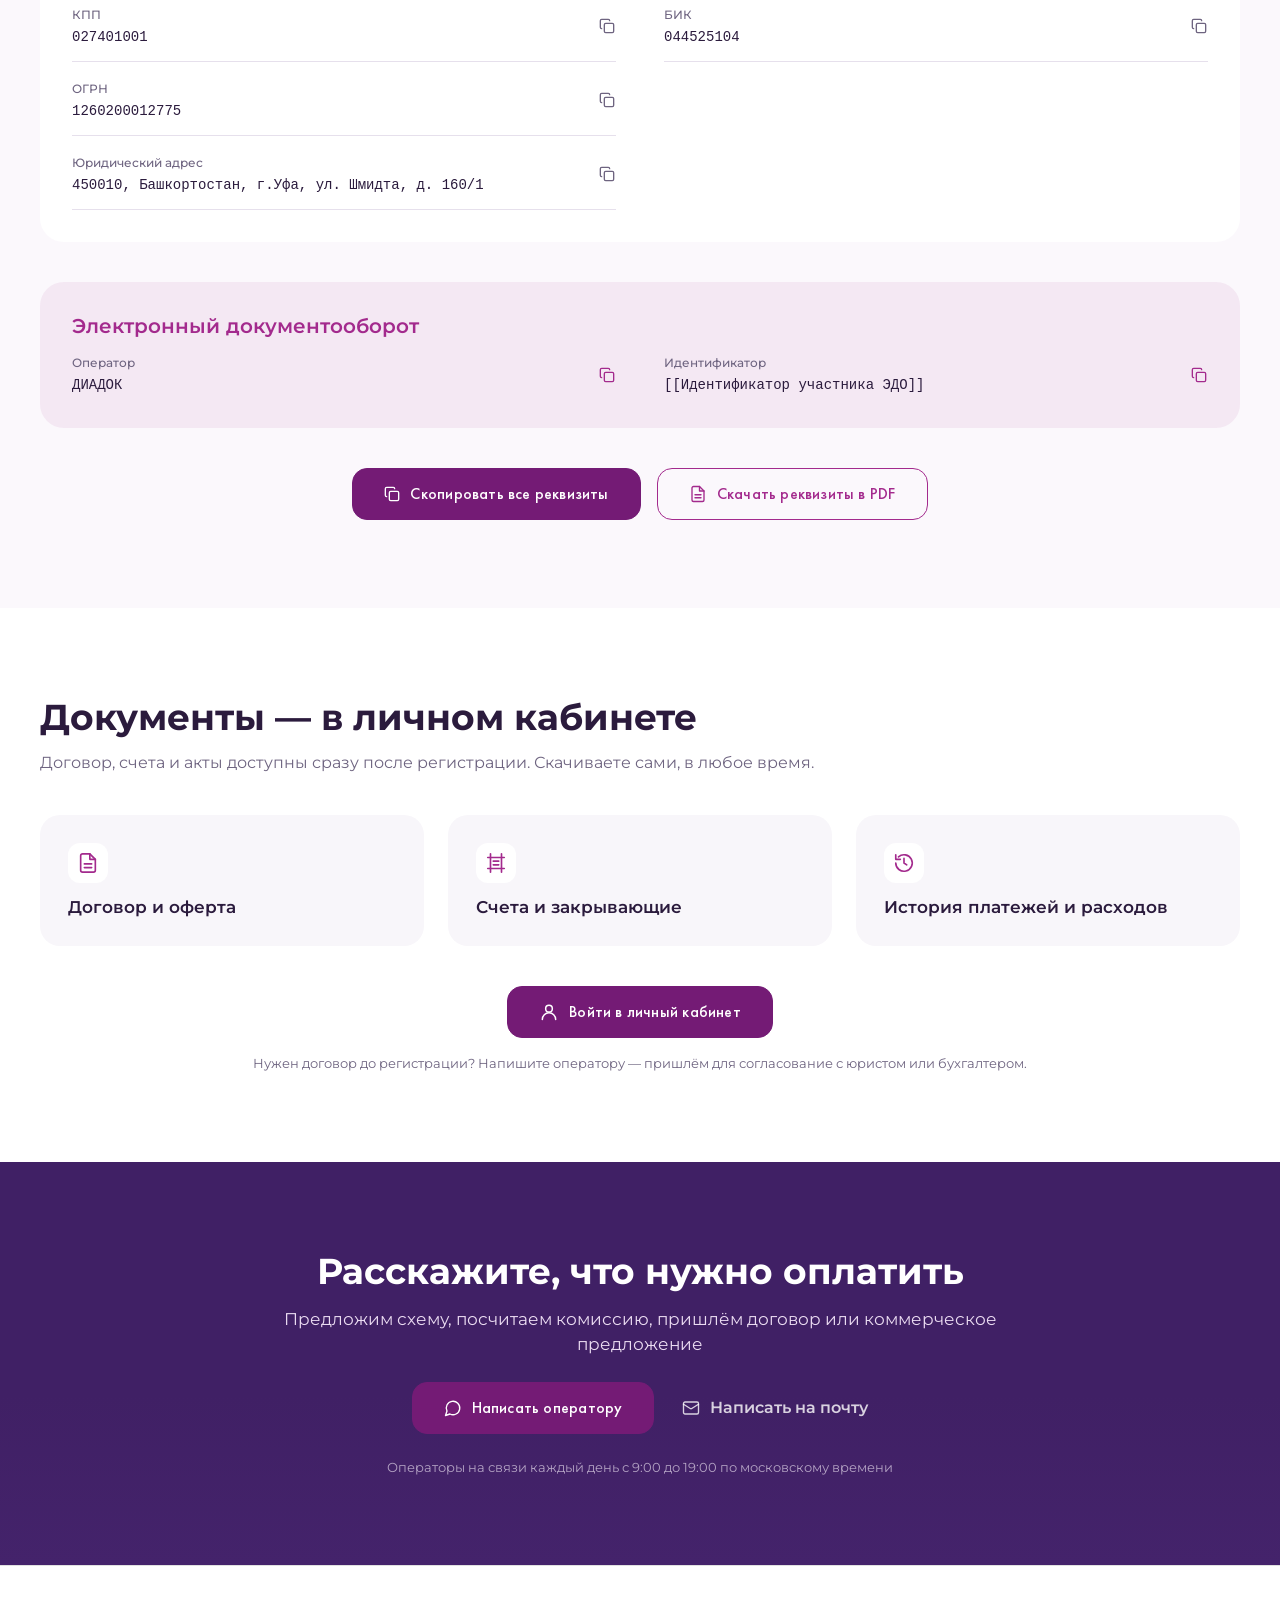
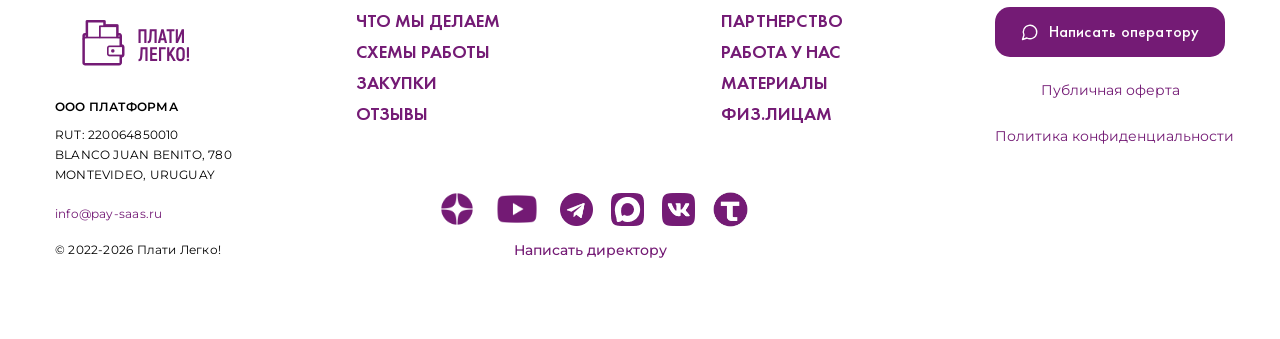
<file: contacts.html>
<!doctype html>
<html lang="ru">
  <head>
    <meta charset="utf-8">
    <meta name="viewport" content="width=device-width, initial-scale=1">
    <meta name="theme-color" content="#402065">
    <title>Контакты — corp.pay</title>
    <link rel="stylesheet" href="styles.css">
  </head>
  <body class="contacts-page">
    <header class="site-header">
      <div class="site-header__inner">
        <a class="brand" href="index.html" aria-label="corp.pay — главная"><img class="brand__logo" src="assets/images/header-logo.webp" width="140" height="62" alt="corp.pay"><span class="brand__note">для бизнеса</span></a>
        <button class="menu-toggle" type="button" aria-label="Открыть меню" aria-expanded="false" aria-controls="mobile-menu"><span class="menu-toggle__line"></span><span class="menu-toggle__line"></span><span class="menu-toggle__line"></span></button>
        <div class="site-header__content" id="site-navigation">
          <nav class="site-nav" aria-label="Основная навигация">
            <a class="site-nav__link" href="index.html#services">ЧТО МЫ ДЕЛАЕМ</a><a class="site-nav__link" href="index.html#work-schemes">СХЕМЫ РАБОТЫ</a><a class="site-nav__link" href="index.html#purchases">ЗАКУПКИ</a><a class="site-nav__link" href="index.html#reviews">ОТЗЫВЫ</a><a class="site-nav__link site-nav__link--active" href="contacts.html" aria-current="page">КОНТАКТЫ</a>
          </nav>
          <div class="site-header__actions"><a class="button button--primary" href="https://t.me" target="_blank" rel="noreferrer"><svg class="button__icon" viewBox="0 0 24 24" fill="none" stroke="currentColor" stroke-width="2" stroke-linecap="round" stroke-linejoin="round" aria-hidden="true"><path d="M7.9 20A9 9 0 1 0 4 16.1L2 22Z"></path></svg><span>Написать оператору</span></a><a class="profile-button" href="index.html#account-choice" aria-label="Личный кабинет"><svg viewBox="0 0 24 24" fill="none" stroke="currentColor" stroke-width="2" stroke-linecap="round" stroke-linejoin="round" aria-hidden="true"><circle cx="12" cy="8" r="4"></circle><path d="M4 21a8 8 0 0 1 16 0"></path></svg></a></div>
        </div>
      </div>
      <aside class="mobile-menu" id="mobile-menu" aria-label="Мобильное меню" hidden><nav class="mobile-menu__nav" aria-label="Навигация"><a class="mobile-menu__link mobile-menu__link--expandable" href="index.html#service-payments"><span>Оплата сервисов</span><span class="mobile-menu__plus" aria-hidden="true">+</span></a><a class="mobile-menu__link mobile-menu__link--expandable" href="index.html#foreign-payments"><span>Переводы</span><span class="mobile-menu__plus" aria-hidden="true">+</span></a><a class="mobile-menu__link" href="index.html#reviews">Отзывы</a><a class="mobile-menu__link" href="contacts.html">Контакты</a></nav><div class="mobile-menu__contacts"><a class="mobile-menu__phone" href="tel:88002007965">8 (800) 200-79-65</a><p class="mobile-menu__contact-title">Написать нам в:</p><ul class="mobile-menu__contact-list"><li>Telegram</li><li>MAX</li><li>ВКонтакте</li><li>WhatsApp</li></ul></div></aside>
      <button class="mobile-menu__close" type="button" aria-label="Закрыть меню" hidden><svg width="32" height="32" aria-hidden="true" viewBox="0 0 24 24" fill="none" stroke="currentColor" stroke-width="2.5" stroke-linecap="round"><path d="m5 5 14 14M19 5 5 19"></path></svg></button>
    </header>
    <main>
      <section class="contacts-hero" aria-labelledby="contacts-title"><h1 id="contacts-title">Контакты</h1><p class="contacts-hero__desktop-copy">Работаем в переписке: Telegram, почта, личный кабинет.<br>Операторы на связи каждый день с 9:00 до 19:00</p><p class="contacts-hero__mobile-copy">Работаем в переписке: Telegram, почта,<br>личный кабинет.<br>Операторы на связи каждый день<br>с 9:00 до 19:00</p></section>
      <section class="contact-channels" aria-label="Каналы связи"><div class="contact-channels__grid">
        <article class="contact-card contact-card--featured"><div class="contact-card__icon"><svg viewBox="0 0 24 24"><path d="M19 15v3a2 2 0 0 1-2 2H7l-4 3V7a2 2 0 0 1 2-2h4"></path><path d="M14 5h5a2 2 0 0 1 2 2v7a2 2 0 0 1-2 2h-5a2 2 0 0 1-2-2V7a2 2 0 0 1 2-2Z"></path></svg></div><h2>Чат в личном кабинете</h2><p>Пишете прямо там, где ведёте платежи. Оператор видит ваши заявки и документы — не нужно ничего объяснять заново.</p><div class="contact-card__bottom"><a class="contact-card__button" href="index.html#account-choice"><svg viewBox="0 0 24 24"><path d="M19 15v3a2 2 0 0 1-2 2H7l-4 3V7a2 2 0 0 1 2-2h4"></path><path d="M14 5h5a2 2 0 0 1 2 2v7a2 2 0 0 1-2 2h-5a2 2 0 0 1-2-2V7a2 2 0 0 1 2-2Z"></path></svg>Открыть чат в кабинете</a><small>Ежедневно 9:00–19:00</small></div></article>
        <article class="contact-card"><div class="contact-card__icon"><svg viewBox="0 0 24 24"><path d="m22 2-7 20-4-9-9-4Z"></path><path d="M22 2 11 13"></path></svg></div><h2>Оператор в Telegram</h2><p>Оплата сервисов, API, платежи, счёт и документы — всё здесь. Отвечает живой человек.</p><div class="contact-card__bottom"><a class="contact-card__button" href="https://t.me" target="_blank" rel="noreferrer"><svg viewBox="0 0 24 24"><path d="M7.9 20A9 9 0 1 0 4 16.1L2 22Z"></path></svg>Написать оператору</a><small>Ежедневно 9:00–19:00</small></div></article>
        <article class="contact-card"><div class="contact-card__icon"><svg viewBox="0 0 24 24"><rect width="20" height="16" x="2" y="4" rx="2"></rect><path d="m22 7-8.97 5.7a1.94 1.94 0 0 1-2.06 0L2 7"></path></svg></div><h2>Электронная почта</h2><p>Для документов, коммерческих предложений и запросов бухгалтерии.</p><a class="contact-card__link" href="mailto:info@pay-saas.ru">info@pay-saas.ru <span>↗</span></a></article>
        <article class="contact-card"><div class="contact-card__icon"><svg viewBox="0 0 24 24"><circle cx="12" cy="8" r="4"></circle><path d="M4 21a8 8 0 0 1 16 0"></path></svg></div><h2>Написать руководителю</h2><p>Если что-то пошло не так или есть предложение по сотрудничеству.</p><a class="contact-card__link" href="mailto:info@pay-saas.ru?subject=Сообщение%20руководителю">Форма отправки сообщения <span>↗</span></a></article>
      </div></section>
      <section class="requisites" aria-labelledby="requisites-title">
        <div class="requisites__inner">
          <div class="requisites__heading"><h2 id="requisites-title">Реквизиты</h2><p>Договор заключаете с российской компанией. Оплата в рублях, документы через ЭДО.</p></div>
          <div class="requisites__columns">
            <section class="requisites-card"><h3>Организация</h3>
              <div class="requisite" data-copy="ООО ПЛАТФОРМА"><span>Наименование</span><b>ООО ПЛАТФОРМА</b><button type="button" aria-label="Скопировать наименование"><svg viewBox="0 0 24 24"><rect width="14" height="14" x="8" y="8" rx="2"></rect><path d="M16 8V6a2 2 0 0 0-2-2H6a2 2 0 0 0-2 2v8a2 2 0 0 0 2 2h2"></path></svg></button></div>
              <div class="requisite" data-copy="0274401861"><span>ИНН</span><b>0274401861</b><button type="button" aria-label="Скопировать ИНН"><svg viewBox="0 0 24 24"><rect width="14" height="14" x="8" y="8" rx="2"></rect><path d="M16 8V6a2 2 0 0 0-2-2H6a2 2 0 0 0-2 2v8a2 2 0 0 0 2 2h2"></path></svg></button></div>
              <div class="requisite" data-copy="027401001"><span>КПП</span><b>027401001</b><button type="button" aria-label="Скопировать КПП"><svg viewBox="0 0 24 24"><rect width="14" height="14" x="8" y="8" rx="2"></rect><path d="M16 8V6a2 2 0 0 0-2-2H6a2 2 0 0 0 2 2h2"></path></svg></button></div>
              <div class="requisite" data-copy="1260200012775"><span>ОГРН</span><b>1260200012775</b><button type="button" aria-label="Скопировать ОГРН"><svg viewBox="0 0 24 24"><rect width="14" height="14" x="8" y="8" rx="2"></rect><path d="M16 8V6a2 2 0 0 0-2-2H6a2 2 0 0 0 2 2h2"></path></svg></button></div>
              <div class="requisite" data-copy="450010, Башкортостан, г.Уфа, ул. Шмидта, д. 160/1"><span>Юридический адрес</span><b>450010, Башкортостан, г.Уфа, ул. Шмидта, д. 160/1</b><button type="button" aria-label="Скопировать адрес"><svg viewBox="0 0 24 24"><rect width="14" height="14" x="8" y="8" rx="2"></rect><path d="M16 8V6a2 2 0 0 0-2-2H6a2 2 0 0 0 2 2h2"></path></svg></button></div>
            </section>
            <section class="requisites-card"><h3>Банковские реквизиты</h3>
              <div class="requisite" data-copy="ООО «Банк Точка»"><span>Банк</span><b>ООО «Банк Точка»</b><button type="button" aria-label="Скопировать банк"><svg viewBox="0 0 24 24"><rect width="14" height="14" x="8" y="8" rx="2"></rect><path d="M16 8V6a2 2 0 0 0-2-2H6a2 2 0 0 0 2 2h2"></path></svg></button></div>
              <div class="requisite" data-copy="40702810920000317597"><span>Расчётный счёт</span><b>40702810920000317597</b><button type="button" aria-label="Скопировать счёт"><svg viewBox="0 0 24 24"><rect width="14" height="14" x="8" y="8" rx="2"></rect><path d="M16 8V6a2 2 0 0 0-2-2H6a2 2 0 0 0 2 2h2"></path></svg></button></div>
              <div class="requisite" data-copy="044525104"><span>БИК</span><b>044525104</b><button type="button" aria-label="Скопировать БИК"><svg viewBox="0 0 24 24"><rect width="14" height="14" x="8" y="8" rx="2"></rect><path d="M16 8V6a2 2 0 0 0-2-2H6a2 2 0 0 0 2 2h2"></path></svg></button></div>
            </section>
          </div>
          <section class="edo-card" aria-labelledby="edo-title"><h3 id="edo-title">Электронный документооборот</h3><div class="edo-card__fields"><div class="edo-field" data-copy="ДИАДОК"><span>Оператор</span><b>ДИАДОК</b><button type="button" aria-label="Скопировать оператора ЭДО"><svg viewBox="0 0 24 24"><rect width="14" height="14" x="8" y="8" rx="2"></rect><path d="M16 8V6a2 2 0 0 0-2-2H6a2 2 0 0 0 2 2h2"></path></svg></button></div><div class="edo-field" data-copy="[[Идентификатор участника ЭДО]]"><span>Идентификатор</span><b>[[Идентификатор участника ЭДО]]</b><button type="button" aria-label="Скопировать идентификатор ЭДО"><svg viewBox="0 0 24 24"><rect width="14" height="14" x="8" y="8" rx="2"></rect><path d="M16 8V6a2 2 0 0 0-2-2H6a2 2 0 0 0 2 2h2"></path></svg></button></div></div></section>
          <div class="requisites__actions"><button class="requisites-action requisites-action--primary" type="button" data-copy-all><svg viewBox="0 0 24 24"><rect width="14" height="14" x="8" y="8" rx="2"></rect><path d="M16 8V6a2 2 0 0 0-2-2H6a2 2 0 0 0 2 2h2"></path></svg>Скопировать все реквизиты</button><a class="requisites-action requisites-action--secondary" href="#requisites-title"><svg viewBox="0 0 24 24"><path d="M14 2H6a2 2 0 0 0-2 2v16a2 2 0 0 0 2 2h12a2 2 0 0 0 2-2V8Z"></path><path d="M14 2v6h6M8 13h8M8 17h8"></path></svg>Скачать реквизиты в PDF</a></div>
        </div>
      </section>
      <section class="account-documents" aria-labelledby="account-documents-title"><div class="account-documents__inner"><div class="account-documents__heading"><h2 id="account-documents-title">Документы — в личном кабинете</h2><p>Договор, счета и акты доступны сразу после регистрации. Скачиваете сами, в любое время.</p></div><div class="account-documents__grid"><article><div><svg viewBox="0 0 24 24"><path d="M14 2H6a2 2 0 0 0-2 2v16a2 2 0 0 0 2 2h12a2 2 0 0 0 2-2V8Z"></path><path d="M14 2v6h6M8 13h8M8 17h8"></path></svg></div><h3>Договор и оферта</h3></article><article><div><svg viewBox="0 0 24 24"><path d="M6 2v20M18 2v20M3 6h18M3 18h18M9 10h6M9 14h6"></path></svg></div><h3>Счета и закрывающие</h3></article><article><div><svg viewBox="0 0 24 24"><path d="M3 12a9 9 0 1 0 3-6.7"></path><path d="M3 3v5h5M12 7v5l3 2"></path></svg></div><h3>История платежей и расходов</h3></article></div><div class="account-documents__action"><a href="index.html#account-choice"><svg viewBox="0 0 24 24"><circle cx="12" cy="8" r="4"></circle><path d="M4 21a8 8 0 0 1 16 0"></path></svg>Войти в личный кабинет</a><p>Нужен договор до регистрации? Напишите оператору — пришлём для согласование с юристом или бухгалтером.</p></div></div></section>
      <section class="final-cta" id="contact-operator" aria-labelledby="final-cta-title"><div class="final-cta__content"><div class="final-cta__heading"><h2 id="final-cta-title">Расскажите, что нужно оплатить</h2><p class="final-cta__desktop-copy">Предложим схему, посчитаем комиссию, пришлём договор или коммерческое предложение</p><p class="final-cta__mobile-copy">Предложим схему, посчитаем комиссию,<br>пришлём договор или коммерческое<br>предложение</p></div><div class="final-cta__actions"><a class="final-cta__operator" href="https://t.me" target="_blank" rel="noreferrer"><svg viewBox="0 0 24 24"><path d="M7.9 20A9 9 0 1 0 4 16.1L2 22Z"></path></svg>Написать оператору</a><a class="final-cta__email" href="mailto:info@pay-saas.ru"><svg viewBox="0 0 24 24"><rect width="20" height="16" x="2" y="4" rx="2"></rect><path d="m22 7-8.97 5.7a1.94 1.94 0 0 1-2.06 0L2 7"></path></svg>Написать на почту</a></div><p class="final-cta__note">Операторы на связи каждый день с 9:00 до 19:00 по московскому времени</p></div></section>
    </main>
    <footer class="site-footer"><div class="site-footer__inner"><div class="site-footer__identity"><a class="site-footer__logo" href="index.html" aria-label="На главную"><img src="assets/images/footer-logo.png" width="170" height="75" alt="Плати легко"></a><strong>ООО ПЛАТФОРМА</strong><p>RUT: 220064850010<br>BLANCO JUAN BENITO, 780<br>MONTEVIDEO, URUGUAY</p><a href="mailto:info@pay-saas.ru">info@pay-saas.ru</a><span>© 2022-2026 Плати Легко!</span></div><nav class="site-footer__nav" aria-label="Разделы сайта"><div><a href="index.html#services">ЧТО МЫ ДЕЛАЕМ</a><a href="index.html#work-schemes">СХЕМЫ РАБОТЫ</a><a href="index.html#purchases">ЗАКУПКИ</a><a href="index.html#reviews">ОТЗЫВЫ</a></div><div><a href="#contact-operator">ПАРТНЕРСТВО</a><a href="index.html#services">РАБОТА У НАС</a><a href="index.html#service-directory">МАТЕРИАЛЫ</a><a href="#contact-operator">ФИЗ.ЛИЦАМ</a></div></nav><div class="site-footer__contacts"><a class="site-footer__button" href="https://t.me" target="_blank" rel="noreferrer"><svg viewBox="0 0 24 24"><path d="M7.9 20A9 9 0 1 0 4 16.1L2 22Z"></path></svg>Написать оператору</a><a href="#">Публичная оферта</a><a href="#">Политика конфиденциальности</a></div><div class="site-footer__social"><div aria-label="Социальные сети"><a href="#" aria-label="Сайт"><img src="assets/images/0c9555e6bf290154.png" alt=""></a><a href="#" aria-label="YouTube"><img src="assets/images/549a3d1e69170853.png" alt=""></a><a href="#" aria-label="Telegram"><img src="assets/images/6900c0f2db66e274.png" alt=""></a><a href="#" aria-label="WhatsApp"><img src="assets/images/85823e1a3dd29ed3.png" alt=""></a><a href="#" aria-label="ВКонтакте"><img src="assets/images/5f639bdb9884c847.png" alt=""></a><a href="#" aria-label="TenChat"><img src="assets/images/6bb817980274689a.png" alt=""></a></div><a href="mailto:info@pay-saas.ru">Написать директору</a></div></div></footer>
    <script src="script.js"></script>
  </body>
</html>
</file>
<file: styles.css>
@font-face {
  font-family: Caveat;
  src: url("assets/fonts/caveat-semibold.ttf") format("truetype");
  font-style: normal;
  font-weight: 600;
  font-display: swap;
}

.final-cta {
  position: relative;
  display: flex;
  min-height: 344px;
  padding: 88px 32px;
  overflow: hidden;
  color: #ffffff;
  background: linear-gradient(180deg, #402065 0%, #402065 58%, #44236b 100%);
}

.final-cta__glow {
  position: absolute;
  width: 600px;
  height: 600px;
  border-radius: 50%;
  background: rgb(255 255 255 / 5%);
  filter: blur(60px);
  pointer-events: none;
}

.final-cta__glow--left {
  top: -150px;
  left: -150px;
}

.final-cta__glow--right {
  top: 150px;
  right: -260px;
  width: 550px;
  height: 550px;
  background: rgb(255 255 255 / 6%);
}

.final-cta__content {
  position: relative;
  z-index: 1;
  display: flex;
  flex-direction: column;
  align-items: center;
  width: 100%;
  gap: 24px;
  margin: 0 auto;
}

.final-cta__heading {
  display: flex;
  flex-direction: column;
  align-items: center;
  width: 800px;
  max-width: 100%;
  gap: 14px;
  text-align: center;
}

.final-cta h2,
.final-cta p {
  margin: 0;
}

.final-cta h2 {
  color: #ffffff;
  font-family: Montserrat, Arial, sans-serif;
  font-size: 36px;
  font-weight: 700;
  line-height: 1.2;
}

.final-cta__heading p {
  color: #ebdcf2;
  font-family: Montserrat, Arial, sans-serif;
  font-size: 17px;
  font-weight: 400;
  line-height: 1.5;
}

.final-cta__mobile-copy {
  display: none;
}

.final-cta__actions {
  display: flex;
  align-items: center;
  gap: 28px;
}

.final-cta__operator,
.final-cta__email {
  display: inline-flex;
  align-items: center;
  justify-content: center;
  gap: 10px;
  color: #ffffff;
}

.final-cta__operator {
  padding: 13px 31px;
  border: 1px solid #741b75;
  border-radius: 15px;
  background: #741b75;
  font-family: "Futura PT", Arial, sans-serif;
  font-size: 16px;
  font-weight: 500;
  letter-spacing: 0.21px;
  line-height: 1.5;
  transition: background-color var(--transition-base), box-shadow var(--transition-base);
}

.final-cta__operator:hover {
  background: var(--color-hover-surface);
  box-shadow: 0 8px 18px rgb(0 0 0 / 16%);
}

.final-cta__operator svg,
.final-cta__email svg,
.site-footer__button svg {
  width: 18px;
  height: 18px;
  fill: none;
  stroke: currentcolor;
  stroke-linecap: round;
  stroke-linejoin: round;
  stroke-width: 1.8;
}

.final-cta__email {
  color: #ffffffcc;
  font-family: Montserrat, Arial, sans-serif;
  font-size: 16px;
  font-weight: 600;
  transition: color var(--transition-base);
}

.final-cta__email:hover {
  color: #ffffff;
}

.final-cta__note {
  color: #f0e6f5a8;
  font-family: Montserrat, Arial, sans-serif;
  font-size: 13px;
  font-weight: 400;
}

.site-footer {
  display: flex;
  justify-content: center;
  padding: 41px 0 5px;
  border-top: 1px solid #e0e0e0;
  background: #ffffff;
}

.site-footer__inner {
  display: grid;
  grid-template-columns: 200px 700px 300px;
  grid-template-rows: 177px 150px;
  grid-template-areas: "identity nav contacts" "identity social contacts";
  width: 1200px;
  max-width: calc(100% - 64px);
  column-gap: 0;
}

.site-footer__identity {
  grid-area: identity;
  display: flex;
  flex-direction: column;
  align-items: flex-start;
  padding: 0 15px;
  color: #000000;
  font-family: Montserrat, Arial, sans-serif;
  font-size: 12px;
  font-weight: 400;
  letter-spacing: 0.21px;
  line-height: 1.67;
}

.site-footer__identity img {
  width: 170px;
  height: 75px;
  object-fit: contain;
  object-position: left center;
  transition: filter var(--transition-base);
}

.site-footer__logo {
  display: block;
  width: 170px;
  height: 75px;
  cursor: pointer;
  transition: background-color var(--transition-base);
}

.site-footer__logo:hover img {
  filter: brightness(0.88);
}

.site-footer__identity strong {
  display: block;
  width: 100%;
  height: 43px;
  padding-top: 9px;
  font-weight: 600;
  line-height: 2.67;
}

.site-footer__identity p {
  width: 100%;
  height: 73px;
  margin: 0;
  white-space: nowrap;
}

.site-footer__identity > a:not(.site-footer__logo) {
  display: block;
  width: 100%;
  height: 42px;
  color: #731a75;
  line-height: 2.67;
  transition: color var(--transition-base), background-color var(--transition-base);
}

.site-footer__identity > a:not(.site-footer__logo):hover {
  color: var(--color-hover-text);
}

.site-footer__nav {
  grid-area: nav;
  display: grid;
  grid-template-columns: repeat(2, 350px);
  gap: 0;
  height: 177px;
  padding: 0;
}

.site-footer__nav div {
  display: flex;
  flex-direction: column;
  padding: 0 15px;
}

.site-footer__nav div:first-child {
  width: 147.34px;
  justify-self: center;
}

.site-footer__nav div:nth-child(2) {
  width: 117.2px;
  justify-self: center;
}

.site-footer__nav a {
  min-height: 31px;
  padding: 3px 0;
  color: #741b75;
  font-family: "Futura PT Demi", "Futura PT", Arial, sans-serif;
  font-size: 18px;
  font-weight: 600;
  line-height: 1.25;
  white-space: nowrap;
  transition: color var(--transition-base), background-color var(--transition-base);
}

.site-footer__nav a:hover {
  color: var(--color-hover-text);
}

.site-footer__contacts {
  grid-area: contacts;
  display: flex;
  flex-direction: column;
  gap: 0;
  align-items: flex-end;
  height: 327px;
  padding: 0 15px;
  color: #741b75;
  font-family: Montserrat, Arial, sans-serif;
  font-size: 14px;
  font-weight: 400;
  line-height: 2.29;
}

.site-footer__button {
  display: inline-flex;
  align-items: center;
  justify-content: center;
  gap: 10.11px;
  width: 230px;
  height: 50px;
  border-radius: 15px;
  color: #ffffff;
  background: #741b75;
  font-family: "Futura PT", Arial, sans-serif;
  font-size: 16px;
  font-weight: 500;
  letter-spacing: 0.21px;
  margin-bottom: 10px;
  transition: background-color var(--transition-base), box-shadow var(--transition-base);
}

.site-footer__button:hover {
  background: var(--color-hover-surface);
  box-shadow: 0 8px 18px rgb(116 27 117 / 20%);
}

.site-footer__button svg {
  width: 18px;
  height: 18px;
}

.site-footer__contacts > a:not(.site-footer__button) {
  width: 270px;
  padding: 0 0 0 40px;
  font-size: 14px;
  text-align: center;
  white-space: nowrap;
  transition: color var(--transition-base), background-color var(--transition-base);
}

.site-footer__contacts > a:not(.site-footer__button):hover {
  color: var(--color-hover-text);
}

.site-footer__button + a:not(.site-footer__button) {
  padding-top: 7px;
}

.site-footer__button + a:not(.site-footer__button) + a:not(.site-footer__button) {
  margin-top: 14px;
  padding-bottom: 7px;
}

.site-footer__social {
  grid-area: social;
  display: flex;
  flex-direction: column;
  align-items: center;
  gap: 0;
  padding: 0;
  color: #741b75;
  font-family: Montserrat, Arial, sans-serif;
  font-size: 14px;
  line-height: 2.29;
}

.site-footer__social > div {
  display: flex;
  align-items: center;
  gap: 0;
  height: 50px;
  padding: 0 177px;
}

.site-footer__social > div a {
  display: inline-flex;
  align-items: center;
  justify-content: center;
  width: 33px;
  height: 33px;
  border-radius: var(--radius-md);
  transition: background-color var(--transition-base), filter var(--transition-base);
}

.site-footer__social > div a:hover {
  filter: brightness(0.88);
}

.site-footer__social > a {
  border-radius: var(--radius-md);
  transition: color var(--transition-base), background-color var(--transition-base);
}

.site-footer__social > a:hover {
  color: var(--color-hover-text);
}

.site-footer__social > div a:nth-child(1),
.site-footer__social > div a:nth-child(2) {
  width: 50px;
  height: 50px;
}

.site-footer__social > div a:nth-child(1) {
  margin-right: 10px;
}

.site-footer__social > div a:nth-child(2) {
  margin-right: 18px;
}

.site-footer__social > div a:nth-child(3),
.site-footer__social > div a:nth-child(4),
.site-footer__social > div a:nth-child(5) {
  margin-right: 18px;
}

.site-footer__social > div a:nth-child(6) {
  width: 35px;
  height: 35px;
}

.site-footer__social img {
  width: 100%;
  height: 100%;
  object-fit: contain;
}

@media (max-width: 900px) {
  .final-cta {
    min-height: 0;
    padding: 64px 16px;
    background: linear-gradient(180deg, #402065 0%, #402065 53%, #44236b 100%);
  }

  .final-cta__content {
    gap: 16px;
  }

  .final-cta__heading {
    gap: 16px;
  }

  .final-cta h2 {
    font-size: 24px;
    line-height: 1.25;
  }

  .final-cta__heading p {
    font-size: 14px;
    line-height: 1.5;
  }

  .final-cta__desktop-copy {
    display: none;
  }

  .final-cta__mobile-copy {
    display: block;
  }

  .final-cta__actions {
    flex-direction: column;
    width: 100%;
    gap: 16px;
  }

  .final-cta__operator {
    width: 100%;
    height: 52px;
    padding: 0;
  }

  .final-cta__email {
    gap: 6px;
    font-size: 15px;
  }

  .final-cta__email svg {
    width: 16px;
    height: 16px;
  }

  .final-cta__note {
    width: 100%;
    font-size: 12px;
    line-height: normal;
    text-align: center;
  }

  .site-footer {
    display: none;
  }
}

@font-face {
  font-family: "Futura PT";
  src: url("assets/fonts/futura-pt-medium.ttf") format("truetype");
  font-style: normal;
  font-weight: 500;
  font-display: swap;
}

@font-face {
  font-family: "Futura PT Book";
  src: url("assets/fonts/8fb415819784353d.woff") format("woff");
  font-weight: 400;
  font-display: swap;
}

@font-face {
  font-family: Montserrat;
  src: url("assets/fonts/montserrat.ttf") format("truetype");
  font-weight: 100 900;
  font-display: swap;
}

@font-face {
  font-family: "Futura PT Demi";
  src: url("assets/fonts/futura-pt-demi.ttf") format("truetype");
  font-style: normal;
  font-weight: 600;
  font-display: swap;
}

:root {
  --color-primary: #741b75;
  --color-hover-surface: #68186a;
  --color-hover-text: #a32a8d;
  --color-background: #ffffff;
  --color-border: #e6e0ec;
  --color-text: #2b1b3d;
  --color-text-muted: #6e6480;
  --container-padding: 32px;
  --radius-md: 15px;
  --transition-base: 180ms ease;
}

*,
*::before,
*::after {
  box-sizing: border-box;
}

html {
  scroll-behavior: smooth;
}

body {
  min-width: 320px;
  margin: 0;
  color: var(--color-text);
  background: var(--color-background);
  font-family: "Futura PT", Arial, sans-serif;
  font-size: 16px;
  font-weight: 500;
  line-height: 1.5;
}

img,
svg {
  display: block;
  max-width: 100%;
}

button,
a {
  font: inherit;
}

button {
  border: 0;
}

a {
  color: inherit;
  text-decoration: none;
}

.visually-hidden {
  position: absolute;
  width: 1px;
  height: 1px;
  padding: 0;
  margin: -1px;
  overflow: hidden;
  clip: rect(0, 0, 0, 0);
  white-space: nowrap;
  border: 0;
}

.site-header {
  position: sticky;
  top: 0;
  z-index: 10;
  padding: 20px var(--container-padding) 10px;
  background: var(--color-background);
}

.site-header__inner {
  display: flex;
  align-items: center;
  justify-content: space-between;
  width: 100%;
}

.brand {
  display: inline-flex;
  flex: 0 0 auto;
  align-items: center;
  padding: 0 15px;
}

.brand__logo {
  width: 140px;
  height: 61px;
  object-fit: fill;
}

.brand__note {
  align-self: center;
  margin-left: -22px;
  color: var(--color-primary);
  font-family: Caveat, cursive;
  font-size: 20px;
  font-weight: 600;
  line-height: 1;
  white-space: nowrap;
}

.site-header__content {
  display: flex;
  align-items: center;
  gap: 0;
  padding: 0 15px;
  margin-left: auto;
}

.site-nav,
.site-header__actions {
  display: flex;
  align-items: center;
}

.site-nav {
  gap: 6px;
}

.site-nav__link {
  padding: 8px 14px;
  border-radius: var(--radius-md);
  color: #741a75;
  font-family: "Futura PT Demi", "Futura PT", Arial, sans-serif;
  font-size: 18px;
  font-weight: 600;
  letter-spacing: 0.21px;
  line-height: 1.22;
  text-transform: uppercase;
  transition: color var(--transition-base);
}

.site-nav__link:hover,
.site-nav__link:focus-visible {
  color: var(--color-hover-text);
  outline: none;
}

.site-header__actions {
  width: 324px;
  gap: 10px;
  justify-content: flex-end;
}

.button,
.profile-button,
.menu-toggle {
  display: inline-flex;
  align-items: center;
  justify-content: center;
  cursor: pointer;
}

.button {
  gap: 10px;
  min-width: 224px;
  justify-content: center;
  padding: 13px 31px;
  border: 1px solid var(--color-primary);
  border-radius: var(--radius-md);
  transition: background-color var(--transition-base), color var(--transition-base), transform var(--transition-base);
}

.button--primary {
  color: #ffffff;
  font-family: "Futura PT Book", "Futura PT", Arial, sans-serif;
  font-weight: 400;
  background: var(--color-primary);
  letter-spacing: 0.21px;
}

.button--primary:hover,
.button--primary:focus-visible,
.profile-button:hover,
.profile-button:focus-visible {
  background: var(--color-hover-surface);
  outline: none;
}

.button:active,
.profile-button:active {
  transform: translateY(1px);
}

.button__icon {
  flex: 0 0 18px;
}

.site-header .button svg,
.site-header .profile-button svg {
  display: block;
  flex: 0 0 auto;
  max-width: none;
  fill: none;
  stroke: currentcolor;
  stroke-linecap: round;
  stroke-linejoin: round;
  stroke-width: 2;
}

.site-header .button svg {
  width: 18px;
  height: 18px;
}

.site-header .profile-button svg {
  width: 20px;
  height: 20px;
}

.profile-button {
  width: 50px;
  height: 50px;
  padding: 0;
  border: 1px solid var(--color-primary);
  border-radius: var(--radius-md);
  color: #ffffff;
  background: var(--color-primary);
  transition: background-color var(--transition-base), transform var(--transition-base);
}

.menu-toggle {
  display: none;
  width: 44px;
  height: 44px;
  padding: 0 10px;
  flex-direction: column;
  gap: 6px;
  color: var(--color-primary);
  background: transparent;
}

.menu-toggle__line {
  display: block;
  width: 24px;
  height: 2px;
  border-radius: 1px;
  background: currentColor;
  transition: transform var(--transition-base), opacity var(--transition-base);
}

.mobile-menu,
.mobile-menu__close {
  display: none;
}

.hero {
  position: relative;
  height: 483px;
  padding: 62px 0;
  overflow: hidden;
  color: #ffffff;
  background: linear-gradient(135deg, #3e2063 0%, #4a2570 100%);
}

.hero__glow {
  position: absolute;
  border-radius: 50%;
  pointer-events: none;
  filter: blur(70px);
}

.hero__glow--left {
  top: -220px;
  left: -200px;
  width: 750px;
  height: 750px;
  background: rgb(255 255 255 / 5%);
}

.hero__glow--right {
  top: 250px;
  right: -360px;
  width: 650px;
  height: 650px;
  background: rgb(255 255 255 / 6%);
}

.hero__inner {
  position: relative;
  z-index: 1;
  display: flex;
  flex-direction: column;
  align-items: center;
  width: 905px;
  max-width: calc(100% - 32px);
  margin: 0 auto;
  gap: 24px;
}

.hero__heading {
  display: flex;
  flex-direction: column;
  align-items: center;
  width: 100%;
  gap: 16px;
  text-align: center;
}

.hero__heading h1,
.hero__heading p,
.hero__cta p {
  margin: 0;
}

.hero__heading h1 {
  width: 932px;
  max-width: 100%;
  font-family: Montserrat, Arial, sans-serif;
  font-size: 52px;
  font-weight: 700;
  line-height: 1.15;
}

.hero__heading p {
  color: #ebdcf2;
  font-family: Montserrat, Arial, sans-serif;
  font-size: 19px;
  font-weight: 400;
  line-height: 1.5;
}

.hero__mobile-break {
  display: none;
}

.hero__benefits {
  display: grid;
  grid-template-columns: repeat(2, minmax(0, 1fr));
  width: 100%;
  gap: 12px 0px;
  padding: 0;
  margin: 0;
  list-style: none;
}

.hero__benefit {
  display: flex;
  align-items: center;
  gap: 6px;
  min-width: 0;
  font-family: Montserrat, Arial, sans-serif;
  font-size: 13px;
  font-weight: 500;
  line-height: normal;
}

.hero__benefit svg {
  flex: 0 0 16px;
  width: 16px;
  height: 16px;
  fill: none;
  stroke: #b93ba0;
  stroke-width: 1.8;
  stroke-linecap: round;
  stroke-linejoin: round;
}

.hero__cta {
  display: flex;
  flex-direction: column;
  align-items: center;
  width: 100%;
  gap: 12px;
}

.hero__cta-row,
.hero__operator,
.hero__email {
  display: flex;
  align-items: center;
}

.hero__cta-row {
  gap: 24px;
}

.hero__operator {
  justify-content: center;
  gap: 10px;
  min-width: 224px;
  padding: 11px 31px;
  border: 1px solid var(--color-primary);
  border-radius: var(--radius-md);
  color: #ffffff;
  font-family: "Futura PT Book", "Futura PT", Arial, sans-serif;
  font-size: 18px;
  font-weight: 400;
  letter-spacing: 0.21px;
  line-height: 1.5;
  background: var(--color-primary);
  transition: background-color var(--transition-base);
}

.hero__operator svg,
.hero__email svg {
  flex: 0 0 18px;
  width: 18px;
  height: 18px;
  fill: none;
  stroke: currentColor;
  stroke-width: 2;
  stroke-linecap: round;
  stroke-linejoin: round;
}

.hero__email {
  gap: 8px;
  color: rgb(255 255 255 / 80%);
  font-family: Montserrat, Arial, sans-serif;
  font-size: 15px;
  font-weight: 600;
  transition: color var(--transition-base);
}

.hero__operator:hover,
.hero__operator:focus-visible {
  background: var(--color-hover-surface);
  outline: none;
}

.hero__email:hover,
.hero__email:focus-visible {
  color: #ffffff;
  outline: none;
}

.hero__cta > p {
  color: rgb(240 230 245 / 66%);
  font-family: Montserrat, Arial, sans-serif;
  font-size: 13px;
  font-weight: 400;
  line-height: 1.4;
  text-align: center;
}

.services {
  padding: 88px 0 0;
  background: #ffffff;
}

.services__inner {
  width: 1200px;
  max-width: calc(100% - 64px);
  margin: 0 auto;
}

.services h2 {
  margin: 0 0 40px;
  color: var(--color-text);
  font-family: Montserrat, Arial, sans-serif;
  font-size: 36px;
  font-weight: 700;
  line-height: 1.25;
}

.services__list {
  display: flex;
  gap: 24px;
}

.services__dots {
  display: none;
}

.service-card {
  display: flex;
  flex: 1 1 0;
  flex-direction: column;
  justify-content: space-between;
  min-width: 0;
  height: 327px;
  padding: 28px;
  border: 1px solid var(--color-border);
  border-radius: 20px;
  color: var(--color-text);
  background: #ffffff;
  cursor: pointer;
  transition: border-color var(--transition-base), box-shadow var(--transition-base);
}

.service-card.is-active {
  border-color: #a32a8d;
  box-shadow: 0 6px 18px rgb(163 42 141 / 10%);
}

.service-card:not(.is-active):hover {
  border-color: rgb(163 42 141 / 55%);
}

.service-card:focus-visible {
  border-color: #a32a8d;
  outline: none;
}

.service-card__icon {
  display: inline-flex;
  align-items: center;
  justify-content: center;
  width: 40px;
  height: 40px;
  border-radius: 12px;
  color: #a32a8d;
  background: #f8f6fa;
}

.service-card__icon svg {
  width: 22px;
  height: 22px;
  fill: none;
  stroke: currentColor;
  stroke-width: 1.8;
  stroke-linecap: round;
  stroke-linejoin: round;
}

.service-card h3,
.service-card p {
  margin: 0;
}

.service-card h3 {
  font-family: Montserrat, Arial, sans-serif;
  font-size: 20px;
  font-weight: 600;
  line-height: 1.25;
}

.service-card__description {
  color: var(--color-text-muted);
  font-family: Montserrat, Arial, sans-serif;
  font-size: 15px;
  font-weight: 400;
  line-height: 1.5;
}

.service-card__note {
  color: var(--color-text-muted);
  font-family: Montserrat, Arial, sans-serif;
  font-size: 13px;
  font-weight: 600;
  line-height: normal;
}

.service-card__more {
  display: inline-flex;
  align-items: center;
  align-self: flex-start;
  gap: 4px;
  color: #a32a8d;
  font-family: Montserrat, Arial, sans-serif;
  font-size: 14px;
  font-weight: 600;
  line-height: normal;
  transition: color var(--transition-base);
}

.service-card__more:hover {
  color: var(--color-hover-text);
}

.service-card__more:focus-visible {
  color: var(--color-hover-text);
  outline: 2px solid var(--color-hover-text);
  outline-offset: 3px;
}

.service-card__more svg {
  width: 14px;
  height: 14px;
  fill: none;
  stroke: currentColor;
  stroke-width: 2;
  stroke-linecap: round;
  stroke-linejoin: round;
}

.service-payments {
  padding: 88px 0 80px;
  background: #ffffff;
}

.service-payments__inner {
  display: flex;
  flex-direction: column;
  width: 1200px;
  max-width: calc(100% - 64px);
  margin: 0 auto;
  gap: 56px;
}

.service-payments__heading,
.service-step h3,
.service-step p,
.commission h3 {
  margin: 0;
}

.service-payments__heading {
  display: flex;
  flex-direction: column;
  gap: 12px;
}

.service-payments__label {
  margin: 0;
  color: #a32a8d;
  font-family: Montserrat, Arial, sans-serif;
  font-size: 14px;
  font-weight: 600;
  letter-spacing: 1.4px;
  line-height: normal;
}

.service-payments__heading h2 {
  margin: 0;
  color: var(--color-text);
  font-family: Montserrat, Arial, sans-serif;
  font-size: 36px;
  font-weight: 700;
  line-height: normal;
}

.service-payments__heading > p:last-child {
  width: 800px;
  max-width: 100%;
  margin: 0;
  color: var(--color-text-muted);
  font-family: Montserrat, Arial, sans-serif;
  font-size: 17px;
  font-weight: 400;
  line-height: 1.5;
}

.service-steps {
  display: grid;
  grid-template-columns: repeat(5, minmax(0, 1fr));
  gap: 24px;
  padding: 0;
  margin: 0;
  list-style: none;
}

.service-step {
  display: flex;
  flex-direction: column;
  gap: 10px;
}

.service-step__number {
  color: #a32a8d;
  font-family: Montserrat, Arial, sans-serif;
  font-size: 32px;
  font-weight: 900;
  line-height: 1;
}

.service-step__content {
  display: flex;
  flex-direction: column;
  gap: 10px;
}

.service-step h3 {
  color: var(--color-text);
  font-family: Montserrat, Arial, sans-serif;
  font-size: 17px;
  font-weight: 700;
  line-height: normal;
}

.service-step p {
  color: var(--color-text-muted);
  font-family: Montserrat, Arial, sans-serif;
  font-size: 14px;
  font-weight: 400;
  line-height: 1.45;
}

.commission {
  display: flex;
  flex-direction: column;
  gap: 24px;
}

.commission h3 {
  color: var(--color-text);
  font-family: Montserrat, Arial, sans-serif;
  font-size: 24px;
  font-weight: 700;
  line-height: normal;
}

.commission-tiers {
  display: grid;
  grid-template-columns: repeat(7, minmax(0, 1fr));
  align-items: end;
  gap: 10px;
}

.commission-tier {
  display: flex;
  flex-direction: column;
  align-items: center;
  justify-content: flex-end;
  gap: 6px;
  padding: 14px 8px;
  border-radius: 14px;
  color: var(--color-text);
  font-family: Montserrat, Arial, sans-serif;
  text-align: center;
}

.commission-tier strong {
  font-size: 26px;
  font-weight: 700;
  line-height: normal;
}

.commission-tier span {
  font-size: 14px;
  font-weight: 600;
  line-height: 1.3;
}

.commission-tier--20 { height: 168px; background: #ede3f4; }
.commission-tier--18 { height: 148px; background: #e6d9f1; }
.commission-tier--16 { height: 136px; background: #dfceed; }
.commission-tier--14 { height: 124px; background: #d6bfe8; }
.commission-tier--12 { height: 112px; background: #cbace1; }
.commission-tier--10 { height: 100px; background: #be96d9; }

.commission-tier--8 {
  height: 90px;
  color: #ffffff;
  background: linear-gradient(180deg, #cc5fce 0%, #a32a8d 100%);
}

.commission-tier--8 span {
  color: rgb(255 255 255 / 80%);
}

.commission__dots {
  display: none;
}

.service-directory {
  display: flex;
  flex-direction: column;
  align-items: center;
  width: 100%;
  padding-bottom: 80px;
  background: #ffffff;
}

.service-directory h2,
.service-directory p {
  margin: 0;
}

.service-directory h2 {
  width: 1170px;
  max-width: calc(100% - 30px);
  color: #49084a;
  font-family: Montserrat, Arial, sans-serif;
  font-size: 40px;
  font-weight: 700;
  letter-spacing: 0.6px;
  line-height: 0.95;
  text-align: center;
}

.service-directory__description {
  width: 1170px;
  max-width: calc(100% - 30px);
  margin-top: 40px !important;
  color: #000000;
  font-family: Montserrat, Arial, sans-serif;
  font-size: 14px;
  font-weight: 400;
  letter-spacing: 0.21px;
  line-height: 2.29;
  text-align: center;
}

.service-directory__logos {
  display: grid;
  grid-template-columns: repeat(5, 200px);
  grid-template-rows: 92px 92px 105px;
  justify-content: space-between;
  width: 1170px;
  max-width: calc(100% - 30px);
  margin-top: 0;
  row-gap: 6px;
}

.service-directory__logo-row,
.service-directory__logo-set {
  display: contents;
}

.service-directory__logo-set--duplicate {
  display: none;
}

.service-directory__logo {
  display: flex;
  align-items: center;
  justify-content: center;
  width: 200px;
  padding: 15px;
}

.service-directory__logo img {
  display: block;
  width: 170px;
  max-height: 85px;
  object-fit: contain;
}

.service-directory__action {
  display: flex;
  flex-direction: column;
  align-items: center;
  width: 1170px;
  max-width: calc(100% - 30px);
  gap: 10px;
  margin-top: 30px;
}

.service-directory__button {
  display: inline-flex;
  align-items: center;
  justify-content: center;
  width: 256.73px;
  height: 50px;
  gap: 10px;
  border: 1px solid var(--color-primary);
  border-radius: var(--radius-md);
  color: #ffffff;
  font-family: "Futura PT", Arial, sans-serif;
  font-size: 16px;
  font-weight: 500;
  letter-spacing: 0.21px;
  line-height: 1.5;
  background: var(--color-primary);
  transition: background-color var(--transition-base);
}

.service-directory__button:hover,
.service-directory__button:focus-visible {
  background: var(--color-hover-surface);
  outline: none;
}

.service-directory__button svg {
  width: 20px;
  height: 20px;
  color: #cd5fcf;
  fill: none;
  stroke: currentColor;
  stroke-width: 2;
  stroke-linecap: round;
  stroke-linejoin: round;
}

.service-directory__action p {
  color: #000000;
  font-family: Montserrat, Arial, sans-serif;
  font-size: 14px;
  font-weight: 400;
  letter-spacing: 0.21px;
  line-height: 2.29;
  text-align: center;
}

.account-choice {
  position: relative;
  display: flex;
  flex-direction: column;
  align-items: center;
  min-height: 756px;
  padding: 88px 0;
  overflow: hidden;
  color: #ffffff;
  background: linear-gradient(135deg, #4f2e74 0%, #351556 100%);
}

.account-choice__glow {
  position: absolute;
  width: 700px;
  height: 700px;
  border-radius: 50%;
  pointer-events: none;
  filter: blur(70px);
}

.account-choice__glow--left {
  top: -200px;
  left: -180px;
  background: rgb(255 255 255 / 5%);
}

.account-choice__glow--right {
  right: -310px;
  bottom: -440px;
  width: 650px;
  height: 650px;
  background: rgb(255 255 255 / 6%);
}

.account-choice__heading,
.account-choice__cards-group,
.account-choice__note,
.account-choice__button {
  position: relative;
  z-index: 1;
}

.account-choice__heading {
  display: flex;
  flex-direction: column;
  align-items: center;
  width: 900px;
  max-width: calc(100% - 32px);
  gap: 14px;
  text-align: center;
}

.account-choice__heading h2,
.account-choice__heading p,
.account-choice__card h3,
.account-choice__note {
  margin: 0;
}

.account-choice__heading h2 {
  color: #ffffff;
  font-family: Montserrat, Arial, sans-serif;
  font-size: 36px;
  font-weight: 700;
  line-height: 1.2;
}

.account-choice__heading p {
  color: #ebdcf2;
  font-family: Montserrat, Arial, sans-serif;
  font-size: 17px;
  font-weight: 400;
  line-height: 1.5;
}

.account-choice__cards-group {
  width: 1200px;
  max-width: calc(100% - 64px);
  margin-top: 48px;
}

.account-choice__cards {
  display: grid;
  grid-template-columns: repeat(2, minmax(0, 1fr));
  gap: 24px;
}

.account-choice__card {
  display: flex;
  flex-direction: column;
  gap: 16px;
  min-height: 207px;
  padding: 28px;
  border-radius: 20px;
  color: var(--color-text);
  background: #ffffff;
}

.account-choice__card h3 {
  font-family: Montserrat, Arial, sans-serif;
  font-size: 20px;
  font-weight: 600;
  line-height: normal;
}

.account-choice__card ul {
  display: flex;
  flex-direction: column;
  gap: 12px;
  padding: 0;
  margin: 0;
  list-style: none;
}

.account-choice__card li {
  display: flex;
  align-items: center;
  gap: 10px;
  color: var(--color-text);
  font-family: Montserrat, Arial, sans-serif;
  font-size: 15px;
  font-weight: 400;
  line-height: 1.4;
}

.account-choice__check {
  flex: 0 0 18px;
  width: 18px;
  height: 18px;
  color: #ba5faa;
  fill: none;
  stroke: currentColor;
  stroke-width: 2;
  stroke-linecap: round;
  stroke-linejoin: round;
}

.account-choice__card li > span {
  min-width: 0;
}

.account-choice__dots,
.account-choice__mobile-break,
.account-choice__mobile-time,
.account-choice__mobile-title {
  display: none;
}

.account-choice__note {
  margin-top: 40px;
  color: #ffffff;
  font-family: Montserrat, Arial, sans-serif;
  font-size: 22px;
  font-weight: 700;
  line-height: normal;
  text-align: center;
}

.account-choice__button {
  display: inline-flex;
  align-items: center;
  justify-content: center;
  gap: 10px;
  margin-top: 40px;
  min-width: 224px;
  height: 44px;
  padding: 0 35px;
  border: 1px solid var(--color-primary);
  border-radius: var(--radius-md);
  color: #ffffff;
  font-family: "Futura PT", Arial, sans-serif;
  font-size: 16px;
  font-weight: 500;
  letter-spacing: 0.21px;
  line-height: 1.5;
  background: var(--color-primary);
  transition: background-color var(--transition-base);
}

.account-choice__button:hover,
.account-choice__button:focus-visible {
  background: var(--color-hover-surface);
  outline: none;
}

.account-choice__button svg {
  width: 20px;
  height: 20px;
  fill: none;
  stroke: currentColor;
  stroke-width: 2;
  stroke-linecap: round;
  stroke-linejoin: round;
}

.work-schemes {
  display: flex;
  flex-direction: column;
  align-items: center;
  gap: 40px;
  padding: 88px 0;
  background: #ffffff;
}

.work-schemes h2,
.work-scheme-card h3,
.work-scheme-card p,
.work-schemes__note {
  margin: 0;
}

.work-schemes h2 {
  color: var(--color-text);
  font-family: Montserrat, Arial, sans-serif;
  font-size: 36px;
  font-weight: 700;
  line-height: normal;
}

.work-schemes__cards {
  display: flex;
  width: 1200px;
  max-width: calc(100% - 64px);
  gap: 24px;
}

.work-scheme-card {
  position: relative;
  display: flex;
  flex: 1 1 0;
  flex-direction: column;
  gap: 18px;
  padding: 32px;
  border: 1px solid var(--color-border);
  border-radius: 24px;
  color: var(--color-text);
}

.work-scheme-card--official {
  flex: 0 0 629px;
  border: 2px solid #a32a8d;
  box-shadow: 0 16px 40px rgb(0 0 0 / 15%);
}

.work-scheme-card--simple {
  background: #f8f6fa;
}

.work-scheme-card h3 {
  font-family: Montserrat, Arial, sans-serif;
  font-size: 24px;
  font-weight: 700;
  line-height: normal;
}

.work-scheme-card p {
  color: var(--color-text-muted);
  font-family: Montserrat, Arial, sans-serif;
  font-size: 15px;
  font-weight: 400;
  line-height: normal;
}

.work-scheme-card ul {
  display: flex;
  flex-direction: column;
  gap: 12px;
  padding: 0;
  margin: 0;
  list-style: none;
}

.work-scheme-card li {
  display: flex;
  align-items: center;
  gap: 10px;
  font-family: Montserrat, Arial, sans-serif;
  font-size: 15px;
  font-weight: 400;
  line-height: normal;
}

.work-scheme-card--official li::before {
  width: 18px;
  height: 18px;
  flex: 0 0 18px;
  content: "";
  background: center / 18px 18px no-repeat url("data:image/svg+xml,%3Csvg xmlns='http://www.w3.org/2000/svg' viewBox='0 0 24 24' fill='none' stroke='%23ba5faa' stroke-width='2' stroke-linecap='round' stroke-linejoin='round'%3E%3Cpath d='m5 12 4 4L19 6'/%3E%3C/svg%3E");
}

.work-scheme-card--simple li::before {
  width: 6px;
  height: 6px;
  flex: 0 0 6px;
  border-radius: 50%;
  content: "";
  background: var(--color-text-muted);
}

.work-scheme-card__badge {
  position: absolute;
  top: 14px;
  right: 14px;
  padding: 8px 16px;
  border-radius: 999px;
  color: #ffffff;
  font-family: Montserrat, Arial, sans-serif;
  font-size: 12px;
  font-weight: 600;
  line-height: normal;
  background: #a32a8d;
}

.work-scheme-card__mobile-copy,
.work-schemes__mobile-break {
  display: none;
}

.work-schemes__note {
  color: var(--color-text-muted);
  font-family: Montserrat, Arial, sans-serif;
  font-size: 14px;
  font-weight: 400;
  line-height: normal;
  text-align: center;
}

.purchases {
  display: flex;
  justify-content: center;
  height: 642px;
  padding: 88px 0 51px;
  background: #f8f6fa;
}

.purchases__inner {
  display: flex;
  flex-direction: column;
  width: 1200px;
  max-width: calc(100% - 64px);
  gap: 40px;
}

.purchases__heading {
  display: flex;
  flex-direction: column;
  gap: 12px;
}

.purchases__heading h2,
.purchases__heading p,
.purchase-card h3,
.purchase-card p {
  margin: 0;
}

.purchases__heading h2 {
  color: var(--color-text);
  font-family: Montserrat, Arial, sans-serif;
  font-size: 36px;
  font-weight: 700;
  line-height: normal;
}

.purchases__heading p {
  width: 800px;
  color: var(--color-text-muted);
  font-family: Montserrat, Arial, sans-serif;
  font-size: 17px;
  font-weight: 400;
  line-height: 1.5;
}

.purchases__cards {
  display: grid;
  grid-template-columns: repeat(3, minmax(0, 1fr));
  gap: 24px;
}

.purchase-card {
  display: flex;
  flex-direction: column;
  min-height: 264px;
  gap: 14px;
  padding: 28px;
  border-radius: 20px;
  background: #ffffff;
}

.purchase-card__icon {
  display: grid;
  width: 40px;
  height: 40px;
  place-items: center;
  border-radius: 12px;
  color: #a32a8d;
  background: #f8f6fa;
}

.purchase-card__icon svg {
  width: 22px;
  height: 22px;
  fill: none;
  stroke: currentColor;
  stroke-width: 2;
  stroke-linecap: round;
  stroke-linejoin: round;
}

.purchase-card h3 {
  color: var(--color-text);
  font-family: Montserrat, Arial, sans-serif;
  font-size: 20px;
  font-weight: 600;
  line-height: 1.25;
}

.purchase-card p {
  color: var(--color-text-muted);
  font-family: Montserrat, Arial, sans-serif;
  font-size: 15px;
  font-weight: 400;
  line-height: 1.5;
}

.purchases__button {
  display: inline-flex;
  align-self: center;
  align-items: center;
  justify-content: center;
  gap: 10px;
  padding: 13px 31px;
  border: 1px solid var(--color-primary);
  border-radius: var(--radius-md);
  color: #ffffff;
  font-family: "Futura PT", Arial, sans-serif;
  font-size: 16px;
  font-weight: 500;
  letter-spacing: 0.21px;
  line-height: 1.5;
  background: var(--color-primary);
  transition: background-color var(--transition-base);
}

.purchases__button:hover,
.purchases__button:focus-visible {
  background: var(--color-hover-surface);
  outline: none;
}

.purchases__button svg {
  width: 20px;
  height: 20px;
  color: #cc5fce;
  fill: none;
  stroke: currentColor;
  stroke-width: 2;
  stroke-linecap: round;
  stroke-linejoin: round;
}

.reviews {
  display: flex;
  justify-content: center;
  background: #ffffff;
}

.reviews__inner {
  position: relative;
  width: 1200px;
  max-width: calc(100% - 64px);
  padding: 60px 15px 112px;
}

.reviews__header {
  position: relative;
  height: 80px;
}

.reviews h2 {
  position: absolute;
  top: -5px;
  left: 0;
  margin: 0;
  color: #49084a;
  font-family: Montserrat, Arial, sans-serif;
  font-size: 40px;
  font-weight: 700;
  letter-spacing: 0.6px;
  line-height: 1;
}

.reviews__tabs {
  position: absolute;
  top: 11px;
  left: 259.23px;
  display: flex;
  align-items: flex-start;
  width: 755.8px;
  height: 29px;
  gap: 50px;
  padding: 0 0 12px;
  overflow: hidden;
}

.reviews__tabs::before {
  position: absolute;
  top: 26px;
  right: 0;
  left: 0;
  height: 3px;
  content: "";
  background: #ecdeec;
}

.reviews__tab {
  position: relative;
  flex: 0 0 auto;
  padding: 0;
  border: 0;
  color: var(--color-primary);
  font-family: Montserrat, Arial, sans-serif;
  font-size: 17px;
  font-weight: 700;
  letter-spacing: 0.6px;
  line-height: 1;
  white-space: nowrap;
  cursor: pointer;
  background: transparent;
  transition: color var(--transition-base), background-color var(--transition-base);
}

.reviews__tab:hover,
.reviews__tab:focus-visible {
  color: var(--color-hover-text);
}

.reviews__tab::after {
  position: absolute;
  right: 0;
  top: 27px;
  left: 0;
  height: 2px;
  content: "";
  background: transparent;
}

.reviews__tab.is-active::after {
  background: #49084a;
}

.reviews__tab:focus-visible {
  border-radius: 4px;
  outline: 2px solid var(--color-primary);
  outline-offset: 4px;
}

.reviews__frame {
  display: grid;
  width: 100%;
  height: 566px;
  margin-top: 0;
  place-items: center;
  border-radius: 20px;
  color: #71717a;
  font-family: Inter, Arial, sans-serif;
  font-size: 14px;
  font-weight: 400;
  background: #e4e4e7;
}

.trust {
  display: flex;
  justify-content: center;
  padding: 88px 0;
  background: #f8f6fa;
}

.trust__inner {
  display: flex;
  flex-direction: column;
  width: 1200px;
  max-width: calc(100% - 64px);
  gap: 24px;
}

.trust h2 {
  margin: 0;
  color: #2b1b3d;
  font-family: Montserrat, Arial, sans-serif;
  font-size: 36px;
  font-weight: 700;
  line-height: 1.25;
}

.trust__cards {
  display: grid;
  grid-template-columns: repeat(4, minmax(0, 1fr));
  gap: 24px;
}

.trust-card {
  display: flex;
  flex-direction: column;
  min-height: 195px;
  gap: 12px;
  padding: 24px;
  border: 1px solid #e6e0ec;
  border-radius: 20px;
  background: #ffffff;
}

.trust-card__icon {
  display: grid;
  width: 40px;
  height: 40px;
  place-items: center;
  border-radius: 12px;
  color: #a32a8d;
  background: #f8f6fa;
}

.trust-card__icon svg {
  width: 22px;
  height: 22px;
  fill: none;
  stroke: currentColor;
  stroke-width: 2;
  stroke-linecap: round;
  stroke-linejoin: round;
}

.trust-card h3,
.trust-card p {
  margin: 0;
  font-family: Montserrat, Arial, sans-serif;
}

.trust-card__mobile-copy {
  display: none;
}

.trust-card h3 {
  color: #2b1b3d;
  font-size: 18px;
  font-weight: 600;
  line-height: 1.25;
}

.trust-card p {
  color: var(--color-text-muted);
  font-size: 13px;
  font-weight: 400;
  line-height: 1.45;
}

.faq {
  display: flex;
  flex-direction: column;
  align-items: center;
  gap: 32px;
  padding: 88px 0;
  background: #ffffff;
}

.faq h2,
.faq__intro,
.faq__footer {
  width: 860px;
  max-width: calc(100% - 64px);
  margin: 0;
  font-family: Montserrat, Arial, sans-serif;
  text-align: center;
}

.faq h2 {
  color: #49084a;
  font-size: 40px;
  font-weight: 700;
  letter-spacing: 0.6px;
  line-height: 0.95;
}

.faq__intro {
  color: #000000;
  font-size: 14px;
  font-weight: 400;
  letter-spacing: 0.21px;
  line-height: 2.29;
}

.faq__list {
  display: flex;
  flex-direction: column;
  width: 860px;
  max-width: calc(100% - 64px);
  gap: 12px;
}

.faq__item {
  display: flex;
  flex-direction: column;
  gap: 16px;
  padding: 28px 28px 29px;
  border-bottom: 1px solid #f2f2f2;
  background: #ffffff;
}

.faq__question {
  display: flex;
  align-items: center;
  justify-content: space-between;
  width: 100%;
  min-height: 32px;
  gap: 16px;
  padding: 0;
  border: 0;
  color: #741b75;
  font-family: Montserrat, Arial, sans-serif;
  font-size: 22px;
  font-weight: 600;
  line-height: 1.45;
  text-align: left;
  cursor: pointer;
  background: transparent;
  border-radius: var(--radius-md);
  transition: color var(--transition-base), background-color var(--transition-base);
}

.faq__question:hover,
.faq__question:focus-visible {
  color: var(--color-hover-text);
}

.faq__question:hover i::before,
.faq__question:hover i::after,
.faq__question:focus-visible i::before,
.faq__question:focus-visible i::after {
  background: var(--color-hover-text);
}

.faq__question span {
  flex: 1 1 auto;
}

.faq__question i {
  position: relative;
  display: block;
  flex: 0 0 20px;
  width: 20px;
  height: 20px;
}

.faq__question i::before,
.faq__question i::after {
  position: absolute;
  top: 9px;
  left: 0;
  width: 20px;
  height: 2px;
  content: "";
  background: #741b75;
  transition: transform 180ms ease;
}

.faq__question i::after {
  transform: rotate(90deg);
}

.faq__item.is-open .faq__question i::after {
  transform: rotate(0deg);
}

.faq__answer {
  display: flex;
  flex-direction: column;
  gap: 8px;
}

.faq__answer[hidden] {
  display: none;
}

.faq__answer span {
  display: block;
  width: 100%;
  height: 12px;
  border-radius: 4px;
  background: var(--color-border);
}

.faq__footer {
  color: var(--color-text-muted);
  font-size: 12px;
  font-weight: 400;
}

.faq__mobile-break {
  display: none;
}

.api-neural-networks {
  padding: 88px 0;
  background: #ffffff;
}

.api-neural-networks__inner {
  display: flex;
  flex-direction: column;
  width: 1200px;
  max-width: calc(100% - 64px);
  margin: 0 auto;
  gap: 56px;
}

.api-neural-networks__heading {
  display: flex;
  flex-direction: column;
  gap: 12px;
}

.api-neural-networks__heading h2,
.api-neural-networks__heading p,
.api-benefit h3,
.api-benefit p,
.api-step h3,
.api-step p {
  margin: 0;
}

.api-neural-networks__heading h2 {
  color: var(--color-text);
  font-family: Montserrat, Arial, sans-serif;
  font-size: 36px;
  font-weight: 700;
  line-height: normal;
}

.api-neural-networks__heading > p:last-child {
  width: 800px;
  max-width: 100%;
  color: var(--color-text-muted);
  font-family: Montserrat, Arial, sans-serif;
  font-size: 17px;
  font-weight: 400;
  line-height: 1.5;
}

.api-benefits {
  display: grid;
  grid-template-columns: repeat(4, minmax(0, 1fr));
  gap: 20px;
}

.api-benefits-group {
  display: contents;
}

.api-benefit {
  display: flex;
  flex-direction: column;
  gap: 12px;
  min-height: 254px;
  padding: 24px;
  border-radius: 20px;
  background: #ffffff;
}

.api-benefit__icon {
  display: inline-flex;
  align-items: center;
  justify-content: center;
  width: 40px;
  height: 40px;
  border-radius: 12px;
  color: #a32a8d;
  background: #f8f6fa;
}

.api-benefit__icon svg {
  width: 22px;
  height: 22px;
  fill: none;
  stroke: currentColor;
  stroke-width: 1.8;
  stroke-linecap: round;
  stroke-linejoin: round;
}

.api-benefit h3 {
  color: var(--color-text);
  font-family: Montserrat, Arial, sans-serif;
  font-size: 20px;
  font-weight: 600;
  line-height: 1.25;
}

.api-benefit p {
  color: var(--color-text-muted);
  font-family: Montserrat, Arial, sans-serif;
  font-size: 15px;
  font-weight: 400;
  line-height: 1.5;
}

.api-benefits__dots {
  display: none;
}

.api-steps {
  display: grid;
  grid-template-columns: repeat(4, minmax(0, 1fr));
  gap: 24px;
  padding: 0;
  margin: 0;
  list-style: none;
}

.api-step {
  display: flex;
  flex-direction: column;
  gap: 10px;
}

.api-step .service-step__content {
  gap: 10px;
  padding: 0;
}

.api-step h3 {
  color: var(--color-text);
  font-family: Montserrat, Arial, sans-serif;
  font-size: 17px;
  font-weight: 700;
  line-height: normal;
}

.api-step p {
  color: var(--color-text-muted);
  font-family: Montserrat, Arial, sans-serif;
  font-size: 14px;
  font-weight: 400;
  line-height: 1.45;
}

.api-neural-networks__cta {
  display: flex;
  justify-content: center;
}

.api-neural-networks__operator {
  display: inline-flex;
  align-items: center;
  justify-content: center;
  gap: 10px;
  padding: 13px 31px;
  border: 1px solid var(--color-primary);
  border-radius: var(--radius-md);
  color: #ffffff;
  font-family: "Futura PT", Arial, sans-serif;
  font-size: 16px;
  font-weight: 500;
  letter-spacing: 0.21px;
  line-height: 1.5;
  background: var(--color-primary);
  transition: background-color var(--transition-base);
}

.api-neural-networks__operator:hover,
.api-neural-networks__operator:focus-visible {
  background: var(--color-hover-surface);
  outline: none;
}

.api-neural-networks__operator svg {
  width: 18px;
  height: 18px;
  fill: none;
  stroke: currentColor;
  stroke-width: 2;
  stroke-linecap: round;
  stroke-linejoin: round;
}

.foreign-payments {
  padding: 88px 0;
  background: #ffffff;
}

.foreign-payments__inner {
  display: flex;
  flex-direction: column;
  width: 1200px;
  max-width: calc(100% - 64px);
  margin: 0 auto;
  gap: 56px;
}

.foreign-payments__heading {
  display: flex;
  flex-direction: column;
  gap: 12px;
}

.foreign-payments__heading h2,
.foreign-payments__heading p,
.foreign-payment-card h3,
.foreign-payment-card p,
.foreign-payments__footer p {
  margin: 0;
}

.foreign-payments__heading h2 {
  color: var(--color-text);
  font-family: Montserrat, Arial, sans-serif;
  font-size: 36px;
  font-weight: 700;
  line-height: normal;
}

.foreign-payments__heading > p:last-child {
  width: 800px;
  max-width: 100%;
  color: var(--color-text-muted);
  font-family: Montserrat, Arial, sans-serif;
  font-size: 17px;
  font-weight: 400;
  line-height: 1.5;
}

.foreign-payments__cards {
  display: grid;
  grid-template-columns: repeat(2, minmax(0, 1fr));
  gap: 24px;
}

.foreign-payments__cards-group {
  display: contents;
}

.foreign-payment-card {
  display: flex;
  flex-direction: column;
  gap: 14px;
  min-height: 224px;
  padding: 28px;
  border: 1px solid var(--color-border);
  border-radius: 20px;
  background: #ffffff;
}

.foreign-payment-card__icon {
  display: inline-flex;
  align-items: center;
  justify-content: center;
  width: 40px;
  height: 40px;
  border-radius: 12px;
  color: #a32a8d;
  background: #f8f6fa;
}

.foreign-payment-card__icon svg {
  width: 22px;
  height: 22px;
  fill: none;
  stroke: currentColor;
  stroke-width: 1.8;
  stroke-linecap: round;
  stroke-linejoin: round;
}

.foreign-payment-card__arrow--up {
  transform: scaleY(-1);
}

.foreign-payment-card h3 {
  color: var(--color-text);
  font-family: Montserrat, Arial, sans-serif;
  font-size: 20px;
  font-weight: 600;
  line-height: 1.25;
}

.foreign-payment-card p {
  color: var(--color-text-muted);
  font-family: Montserrat, Arial, sans-serif;
  font-size: 15px;
  font-weight: 400;
  line-height: 1.5;
}

.foreign-payment-card strong {
  margin-top: auto;
  color: var(--color-text-muted);
  font-family: Montserrat, Arial, sans-serif;
  font-size: 12px;
  font-weight: 600;
  line-height: normal;
  white-space: nowrap;
}

.foreign-payments__dots {
  display: none;
}

.foreign-payments__footer {
  display: flex;
  flex-direction: column;
  align-items: center;
  gap: 20px;
}

.foreign-payments__footer p {
  width: 800px;
  max-width: 100%;
  color: var(--color-text-muted);
  font-family: Montserrat, Arial, sans-serif;
  font-size: 14px;
  font-weight: 400;
  line-height: 1.5;
  text-align: center;
}

.foreign-payments__operator {
  display: inline-flex;
  align-items: center;
  justify-content: center;
  gap: 10px;
  padding: 13px 31px;
  border: 1px solid var(--color-primary);
  border-radius: var(--radius-md);
  color: #ffffff;
  font-family: "Futura PT", Arial, sans-serif;
  font-size: 16px;
  font-weight: 500;
  letter-spacing: 0.21px;
  line-height: 1.5;
  background: var(--color-primary);
  transition: background-color var(--transition-base);
}

.foreign-payments__operator:hover,
.foreign-payments__operator:focus-visible {
  background: var(--color-hover-surface);
  outline: none;
}

.foreign-payments__operator svg {
  width: 18px;
  height: 18px;
  fill: none;
  stroke: currentColor;
  stroke-width: 2;
  stroke-linecap: round;
  stroke-linejoin: round;
}

@media (max-width: 1180px) {
  .site-header__content {
    gap: 0;
  }

  .site-nav__link {
    padding-right: 14px;
    padding-left: 14px;
    font-size: 16px;
  }
}

@media (max-width: 900px) {
  :root {
    --container-padding: 16px;
  }

  .site-header {
    position: fixed;
    top: 0;
    right: 0;
    left: 0;
    padding: 6px var(--container-padding);
    border-bottom: 1px solid var(--color-border);
  }

  .site-header + main {
    padding-top: 74px;
  }

  .brand {
    padding: 0;
  }

  .menu-toggle {
    display: inline-flex;
  }

  .site-header__content {
    display: none;
  }

  .site-header.is-menu-open {
    background: transparent;
    border-bottom-color: transparent;
  }

  .site-header.is-menu-open .brand,
  .site-header.is-menu-open .site-header__inner > .menu-toggle {
    visibility: hidden;
  }

  .mobile-menu {
    position: fixed;
    top: 16px;
    bottom: 16px;
    left: 16px;
    z-index: 20;
    width: 250px;
    max-width: calc(100vw - 32px);
    padding: 56px 16px 32px;
    overflow-y: auto;
    color: #ffffff;
    background: rgb(25 25 25 / 94%);
  }

  .site-header.is-menu-open .mobile-menu {
    display: flex;
    flex-direction: column;
  }

  .site-header.is-menu-open .menu-toggle {
    visibility: hidden;
  }

  .mobile-menu__nav {
    display: flex;
    flex-direction: column;
    gap: 17px;
  }

  .mobile-menu__link {
    display: flex;
    align-items: center;
    justify-content: space-between;
    color: #ffffff;
    font-family: "Futura PT Demi", "Futura PT", Arial, sans-serif;
    font-size: 16px;
    font-weight: 600;
    letter-spacing: 0.21px;
    line-height: 1.22;
    text-transform: uppercase;
    white-space: nowrap;
  }

  .mobile-menu__plus {
    display: inline-flex;
    align-items: center;
    justify-content: center;
    font-family: Arial, sans-serif;
    font-size: 24px;
    font-weight: 700;
    line-height: 1;
  }

  .mobile-menu__contacts {
    margin-top: 40px;
  }

  .mobile-menu__phone {
    display: block;
    color: #ffffff;
    font-family: "Futura PT Demi", "Futura PT", Arial, sans-serif;
    font-size: 22px;
    font-weight: 600;
    line-height: 1.2;
  }

  .mobile-menu__contact-title {
    margin: 34px 0 10px;
    font-family: "Futura PT Demi", "Futura PT", Arial, sans-serif;
    font-size: 16px;
    font-weight: 600;
    line-height: 1.22;
  }

  .mobile-menu__contact-list {
    display: flex;
    flex-direction: column;
    gap: 14px;
    padding: 0;
    margin: 0;
    list-style: none;
    font-family: "Futura PT Demi", "Futura PT", Arial, sans-serif;
    font-size: 16px;
    font-weight: 600;
    line-height: 1.22;
  }

  .mobile-menu__close {
    position: fixed;
    top: 32px;
    right: 28px;
    z-index: 21;
    align-items: center;
    justify-content: center;
    width: 44px;
    height: 44px;
    padding: 0;
    color: var(--color-primary);
    background: transparent;
    cursor: pointer;
  }

  .site-header.is-menu-open .mobile-menu__close {
    display: inline-flex;
  }

  .hero {
    height: auto;
    padding: 64px 16px;
  }

  .hero__glow {
    display: none;
  }

  .hero__inner {
    width: 100%;
    max-width: none;
    gap: 24px;
  }

  .hero__heading {
    align-items: flex-start;
    gap: 14px;
    text-align: left;
  }

  .hero__heading h1 {
    font-size: 28px;
    line-height: 1.2;
  }

  .hero__heading p {
    font-size: 15px;
  }

  .hero__mobile-break {
    display: inline;
  }

  .hero__benefits {
    gap: 10px;
  }

  .hero__benefit {
    flex-direction: column;
    align-items: flex-start;
    gap: 8px;
    padding: 12px;
    border-radius: 14px;
    font-size: 12px;
    line-height: 1.3;
    background: rgb(255 255 255 / 6%);
  }

  .hero__benefit svg {
    flex-basis: 18px;
    width: 18px;
    height: 18px;
  }

  .hero__cta {
    gap: 14px;
  }

  .hero__cta-row {
    flex-direction: column;
    width: 100%;
    gap: 14px;
  }

  .hero__operator {
    width: 100%;
    min-width: 0;
    height: 52px;
    padding: 0;
  }

  .hero__email {
    gap: 6px;
  }

  .hero__email svg {
    flex-basis: 16px;
    width: 16px;
    height: 16px;
  }

  .hero__cta > p {
    width: 100%;
    font-size: 12px;
  }

  .services {
    padding: 56px 0;
  }

  .services__inner {
    width: 100%;
    max-width: none;
  }

  .services h2 {
    margin: 0 16px 20px;
    font-size: 24px;
    line-height: 1.25;
  }

  .services__list {
    gap: 12px;
    padding: 0 16px;
    overflow-x: auto;
    scrollbar-width: none;
  }

  .services__list::-webkit-scrollbar {
    display: none;
  }

  .services__dots {
    display: flex;
    align-items: center;
    justify-content: center;
    gap: 6px;
    margin-top: 12px;
  }

  .services__dots span,
  .services__dots i {
    display: block;
    width: 6px;
    height: 6px;
    border-radius: 999px;
    background: var(--color-border);
  }

  .service-card {
    flex: 0 0 300px;
    justify-content: flex-start;
    gap: 12px;
    height: auto;
    padding: 20px;
  }

  .service-card.is-active {
    box-shadow: 0 6px 18px rgb(163 42 141 / 10%);
  }

  .service-card__icon {
    width: 36px;
    height: 36px;
    border-radius: 10px;
  }

  .service-card__icon svg {
    width: 20px;
    height: 20px;
  }

  .service-card h3 {
    font-size: 17px;
    line-height: normal;
  }

  .service-card__description {
    font-size: 14px;
  }

  .service-card__desktop-break {
    display: none;
  }

  .service-payments {
    padding: 56px 16px;
  }

  .service-payments__inner {
    width: 100%;
    max-width: none;
    gap: 32px;
  }

  .service-payments__heading {
    gap: 8px;
  }

  .service-payments__heading h2 {
    font-size: 24px;
    line-height: 1.25;
  }

  .service-payments__heading > p:last-child {
    font-size: 14px;
  }

  .service-steps {
    display: flex;
    flex-direction: column;
    gap: 0;
  }

  .service-step {
    position: relative;
    flex-direction: row;
    gap: 16px;
  }

  .service-step:not(:last-child)::after {
    position: absolute;
    top: 32px;
    bottom: 0;
    left: 16px;
    width: 1px;
    content: "";
    background: var(--color-border);
  }

  .service-step__number {
    z-index: 1;
    flex: 0 0 32px;
    text-align: center;
  }

  .service-step__content {
    gap: 6px;
    padding: 4px 0 20px;
  }

  .service-step p {
    font-size: 14px;
  }

  .commission {
    gap: 0;
    overflow: hidden;
  }

  .commission h3 {
    padding-bottom: 16px;
    font-size: 17px;
    line-height: 1.3;
  }

  .commission-tiers {
    display: flex;
    gap: 10px;
    overflow-x: auto;
    padding: 0;
    scrollbar-width: none;
  }

  .commission-tiers::-webkit-scrollbar {
    display: none;
  }

  .commission-tier,
  .commission-tier--20,
  .commission-tier--18,
  .commission-tier--16,
  .commission-tier--14,
  .commission-tier--12,
  .commission-tier--10,
  .commission-tier--8 {
    flex: 0 0 130px;
    height: 128px;
    padding: 14px;
    border-radius: 16px;
    align-items: flex-start;
    justify-content: space-between;
    text-align: left;
  }

  .commission-tier span {
    font-size: 12px;
    font-weight: 500;
  }

  .commission__dots {
    display: flex;
    align-items: center;
    justify-content: center;
    gap: 6px;
    padding-top: 12px;
  }

  .commission__dots span,
  .commission__dots i {
    display: block;
    width: 6px;
    height: 6px;
    border-radius: 999px;
    background: var(--color-border);
  }

  .commission__dots span {
    width: 18px;
    background: #a32a8d;
  }

  .service-directory {
    gap: 16px;
    padding-bottom: 72px;
  }

  .service-directory h2 {
    width: 100%;
    max-width: none;
    font-size: 32px;
    line-height: 1.1;
  }

  .service-directory__description {
    width: 100%;
    max-width: none;
    margin-top: 0 !important;
    color: var(--color-text-muted);
    font-size: 14px;
    letter-spacing: normal;
    line-height: 1.5;
  }

  .service-directory__logos {
    display: block;
    width: 100%;
    max-width: none;
    height: 108px;
    overflow: hidden;
  }

  .service-directory__logo-row {
    display: flex;
    width: max-content;
    gap: 28px;
    will-change: transform;
  }

  .service-directory__logo-row--first {
    animation: service-directory-first-row 124s linear infinite;
  }

  .service-directory__logo-row--second {
    margin-top: 16px;
    animation: service-directory-second-row 131s linear infinite;
  }

  .service-directory__logo-set,
  .service-directory__logo-set--duplicate {
    display: flex;
    width: max-content;
    gap: 28px;
  }

  .service-directory__logo {
    width: auto;
    height: 44px;
    padding: 0;
  }

  .service-directory__logo img {
    width: auto;
    max-width: 170px;
    max-height: 44px;
  }

  .service-directory__action {
    width: 100%;
    max-width: none;
    gap: 16px;
    margin-top: 0;
    padding: 0 16px;
  }

  .service-directory__button {
    width: 100%;
    height: 52px;
  }

  .service-directory__action p {
    color: var(--color-text-muted);
    font-size: 12px;
    letter-spacing: normal;
    line-height: normal;
  }

  .account-choice {
    min-height: 0;
    padding: 64px 0;
  }

  .account-choice__glow {
    display: none;
  }

  .account-choice__heading {
    width: 100%;
    max-width: none;
    align-items: flex-start;
    gap: 24px;
    padding: 0 16px;
    text-align: left;
  }

  .account-choice__heading h2 {
    font-size: 24px;
    line-height: 1.25;
  }

  .account-choice__desktop-title {
    display: none;
  }

  .account-choice__mobile-title {
    display: inline;
  }

  .account-choice__heading p {
    font-size: 14px;
    line-height: 1.5;
  }

  .account-choice__cards-group {
    width: 100%;
    max-width: none;
    margin-top: 24px;
  }

  .account-choice__cards {
    display: flex;
    gap: 12px;
    padding: 0 16px;
    overflow-x: auto;
    scrollbar-width: none;
  }

  .account-choice__cards::-webkit-scrollbar {
    display: none;
  }

  .account-choice__card {
    flex: 0 0 300px;
    min-height: 0;
    gap: 14px;
    padding: 20px;
  }

  .account-choice__card h3 {
    font-size: 17px;
  }

  .account-choice__card ul {
    gap: 10px;
  }

  .account-choice__card li {
    align-items: flex-start;
    gap: 8px;
    font-size: 14px;
    line-height: 1.45;
  }

  .account-choice__check {
    margin-top: 1px;
  }

  .account-choice__dots {
    display: flex;
    align-items: center;
    justify-content: center;
    gap: 6px;
    margin-top: 24px;
  }

  .account-choice__dots > * {
    display: block;
    width: 6px;
    height: 6px;
    border-radius: 999px;
    background: rgb(255 255 255 / 30%);
    transition: width var(--transition-base), background-color var(--transition-base);
  }

  .account-choice__dots > *.is-active {
    flex: 0 0 18px;
    width: 18px;
    background: #ffffff;
    border-radius: 50%;
  }

  .account-choice__dots > *.is-inactive {
    width: 6px;
    background: rgb(255 255 255 / 30%);
  }

  .account-choice__mobile-break,
  .account-choice__mobile-time {
    display: inline;
  }

  .account-choice__desktop-time {
    display: none;
  }

  .account-choice__note {
    width: calc(100% - 32px);
    margin-top: 28px;
    font-size: 13px;
  }

  .account-choice__button {
    width: calc(100% - 32px);
    height: 52px;
    margin-top: 28px;
    padding: 0;
  }

  .work-schemes {
    align-items: stretch;
    gap: 20px;
    padding: 56px 16px;
  }

  .work-schemes h2 {
    font-size: 24px;
    line-height: 1.25;
  }

  .work-schemes__cards {
    flex-direction: column;
    width: 100%;
    max-width: none;
    gap: 20px;
  }

  .work-scheme-card,
  .work-scheme-card--official {
    flex: 0 0 auto;
    gap: 12px;
    padding: 20px;
    border-radius: 20px;
  }

  .work-scheme-card--official {
    box-shadow: 0 6px 16px rgb(0 0 0 / 8%);
  }

  .work-scheme-card h3 {
    font-size: 17px;
  }

  .work-scheme-card p {
    font-size: 14px;
  }

  .work-scheme-card ul {
    gap: 10px;
  }

  .work-scheme-card li {
    align-items: flex-start;
    gap: 8px;
    font-size: 14px;
    line-height: 1.45;
  }

  .work-scheme-card--official li::before {
    margin-top: 1px;
  }

  .work-scheme-card__badge {
    position: static;
    align-self: flex-start;
    padding: 6px 14px;
  }

  .work-scheme-card__desktop-copy {
    display: none;
  }

  .work-scheme-card__mobile-copy,
  .work-schemes__mobile-break {
    display: inline;
  }

  .work-schemes__note {
    font-size: 12px;
    line-height: normal;
  }

  .purchases {
    height: auto;
    min-height: 0;
    padding: 56px 16px;
  }

  .purchases__inner {
    width: 100%;
    max-width: none;
    gap: 20px;
  }

  .purchases__heading h2 {
    font-size: 24px;
    line-height: 1.25;
  }

  .purchases__heading p {
    width: 100%;
    font-size: 14px;
    line-height: 1.5;
  }

  .purchases__cards {
    grid-template-columns: 1fr;
    gap: 12px;
  }

  .purchase-card {
    min-height: 0;
    gap: 10px;
    padding: 20px;
  }

  .purchase-card__icon {
    width: 36px;
    height: 36px;
    border-radius: 10px;
  }

  .purchase-card__icon svg {
    width: 20px;
    height: 20px;
  }

  .purchase-card h3 {
    font-size: 17px;
    line-height: normal;
  }

  .purchase-card p {
    font-size: 14px;
  }

  .purchases__button {
    align-self: stretch;
    height: 60px;
    min-height: 60px;
    gap: 8px;
    padding: 8px 20px;
    line-height: 1.25;
    text-align: center;
  }

  .purchases__button span {
    max-width: 220px;
  }

  .reviews {
    display: flex;
    flex-direction: column;
    gap: 16px;
    overflow: hidden;
  }

  .reviews__inner {
    display: contents;
  }

  .reviews__header {
    display: contents;
  }

  .reviews h2 {
    position: static;
    padding: 0 16px;
    color: var(--color-text);
    font-size: 24px;
    letter-spacing: normal;
    line-height: normal;
  }

  .reviews__tabs {
    position: static;
    gap: 8px;
    width: auto;
    height: auto;
    margin: 0;
    padding: 0 16px;
    overflow-x: auto;
    border: 0;
    scrollbar-width: none;
  }

  .reviews__tabs::before {
    display: none;
  }

  .reviews__tabs::-webkit-scrollbar {
    display: none;
  }

  .reviews__tab {
    padding: 10px 16px;
    border-radius: 999px;
    color: var(--color-text);
    font-size: 13px;
    font-weight: 600;
    letter-spacing: normal;
    line-height: normal;
    background: #f8f6fa;
  }

  .reviews__tab::after {
    display: none;
  }

  .reviews__tab.is-active {
    color: #ffffff;
    background: #a32a8d;
  }

  .reviews__frame {
    width: calc(100% - 32px);
    height: 343px;
    margin: 0 16px;
    background: #f8f6fa;
  }

  .trust {
    display: block;
    padding: 56px 16px;
  }

  .trust__inner {
    width: 100%;
    max-width: none;
    gap: 20px;
  }

  .trust h2 {
    font-size: 24px;
    line-height: 1.25;
  }

  .trust__cards {
    grid-template-columns: repeat(2, minmax(0, 1fr));
    gap: 10px;
  }

  .trust-card {
    min-height: 0;
    gap: 8px;
    padding: 14px;
    border: 0;
    border-radius: 16px;
  }

  .trust-card__icon {
    width: 32px;
    height: 32px;
    padding: 0;
    border-radius: 0;
    background: transparent;
  }

  .trust-card__icon svg {
    width: 32px;
    height: 32px;
  }

  .trust-card h3 {
    font-size: 14px;
    line-height: 1.25;
  }

  .trust-card__desktop-copy {
    display: none;
  }

  .trust-card__mobile-copy {
    display: inline;
  }

  .trust-card p {
    font-size: 12px;
    line-height: 1.4;
  }

  .faq {
    align-items: stretch;
    gap: 16px;
    padding: 56px 16px;
  }

  .faq h2,
  .faq__intro,
  .faq__footer,
  .faq__list {
    width: 100%;
    max-width: none;
    text-align: left;
  }

  .faq h2 {
    font-size: 24px;
    letter-spacing: normal;
    line-height: normal;
  }

  .faq__intro {
    font-size: 14px;
    letter-spacing: normal;
    line-height: 1.4;
  }

  .faq__list {
    gap: 0;
  }

  .faq__item {
    gap: 14px;
    padding: 16px 0;
    border-bottom-color: var(--color-border);
  }

  .faq__question {
    min-height: 20px;
    gap: 12px;
    font-size: 15px;
    line-height: 1.35;
  }

  .faq__footer {
    font-size: 12px;
    line-height: normal;
    text-align: center;
  }

  .faq__mobile-break {
    display: inline;
  }

  @keyframes service-directory-first-row {
    from { transform: translateX(-160px); }
    to { transform: translateX(-1399px); }
  }

  @keyframes service-directory-second-row {
    from { transform: translateX(-90px); }
    to { transform: translateX(-1398px); }
  }

  .api-neural-networks {
    padding: 56px 0;
  }

  .api-neural-networks__inner {
    width: 100%;
    max-width: none;
    gap: 32px;
  }

  .api-neural-networks__heading {
    gap: 8px;
    padding: 0 16px;
  }

  .api-neural-networks__heading h2 {
    font-size: 24px;
    line-height: 1.25;
  }

  .api-neural-networks__heading > p:last-child {
    font-size: 14px;
  }

  .api-benefits {
    display: flex;
    gap: 12px;
    padding: 0 16px;
    overflow-x: auto;
    scrollbar-width: none;
  }

  .api-benefits-group {
    display: flex;
    flex-direction: column;
    gap: 16px;
  }

  .api-benefits::-webkit-scrollbar {
    display: none;
  }

  .api-benefit {
    flex: 0 0 260px;
    min-height: 0;
    gap: 10px;
    padding: 20px;
    border: 1px solid var(--color-border);
  }

  .api-benefit__icon {
    width: 36px;
    height: 36px;
    border-radius: 10px;
  }

  .api-benefit__icon svg {
    width: 20px;
    height: 20px;
  }

  .api-benefit h3 {
    font-size: 17px;
    line-height: normal;
  }

  .api-benefit p {
    font-size: 14px;
  }

  .api-benefits__dots {
    display: flex;
    align-items: center;
    justify-content: center;
    gap: 6px;
  }

  .api-benefits__dots span,
  .api-benefits__dots i {
    display: block;
    width: 6px;
    height: 6px;
    border-radius: 999px;
    background: var(--color-border);
  }

  .api-benefits__dots span {
    width: 18px;
    background: #a32a8d;
  }

  .services__dots > .is-active,
  .api-benefits__dots > .is-active,
  .commission__dots > .is-active,
  .foreign-payments__dots > .is-active {
    width: 18px;
    border-radius: 50%;
    background: #a32a8d;
  }

  .services__dots > .is-inactive,
  .api-benefits__dots > .is-inactive,
  .commission__dots > .is-inactive,
  .foreign-payments__dots > .is-inactive {
    width: 6px;
    background: var(--color-border);
  }

  .api-steps {
    display: flex;
    flex-direction: column;
    gap: 0;
    padding: 0 16px;
  }

  .api-step {
    position: relative;
    flex-direction: row;
    gap: 16px;
  }

  .api-step:not(:last-child)::after {
    position: absolute;
    top: 32px;
    bottom: 0;
    left: 16px;
    width: 1px;
    content: "";
    background: var(--color-border);
  }

  .api-step .service-step__number {
    z-index: 1;
    flex: 0 0 32px;
    text-align: center;
  }

  .api-step .service-step__content {
    gap: 6px;
    padding: 4px 0 20px;
  }

  .api-neural-networks__cta {
    padding: 0 16px;
  }

  .api-neural-networks__operator {
    width: 100%;
    height: 52px;
    padding: 0;
  }

  .foreign-payments {
    padding: 56px 0;
  }

  .foreign-payments__inner {
    width: 100%;
    max-width: none;
    gap: 32px;
  }

  .foreign-payments__heading {
    gap: 8px;
    padding: 0 16px;
  }

  .foreign-payments__heading h2 {
    font-size: 24px;
    line-height: 1.25;
  }

  .foreign-payments__heading > p:last-child {
    font-size: 14px;
  }

  .foreign-payments__cards {
    display: flex;
    gap: 12px;
    padding: 0 16px;
    overflow-x: auto;
    scrollbar-width: none;
  }

  .foreign-payments__cards-group {
    display: flex;
    flex-direction: column;
    gap: 16px;
  }

  .foreign-payments__cards::-webkit-scrollbar {
    display: none;
  }

  .foreign-payment-card {
    flex: 0 0 280px;
    min-height: 0;
    gap: 10px;
    padding: 20px;
  }

  .foreign-payment-card__icon {
    width: 36px;
    height: 36px;
    border-radius: 10px;
  }

  .foreign-payment-card__icon svg {
    width: 20px;
    height: 20px;
  }

  .foreign-payment-card h3 {
    font-size: 17px;
    line-height: normal;
  }

  .foreign-payment-card p {
    font-size: 14px;
  }

  .foreign-payments__dots {
    display: flex;
    align-items: center;
    justify-content: center;
    gap: 6px;
  }

  .foreign-payments__dots span,
  .foreign-payments__dots i {
    display: block;
    width: 6px;
    height: 6px;
    border-radius: 999px;
    background: var(--color-border);
  }

  .foreign-payments__dots span {
    width: 18px;
    background: #a32a8d;
  }

  .foreign-payments__footer {
    gap: 16px;
    padding: 0 16px;
  }

  .foreign-payments__footer p {
    font-size: 13px;
  }

  .foreign-payments__operator {
    width: 100%;
    height: 52px;
    padding: 0;
  }

}

.error-page {
  min-height: 100vh;
  background: #ffffff;
}

/* 404 uses links in the shared header instead of the buttons from index.html.
   Keep their icon geometry explicit so global SVG rules cannot stretch them. */
.error-page .site-header .button svg,
.error-page .site-header .profile-button svg {
  display: block;
  flex: 0 0 auto;
  max-width: none;
  fill: none;
  stroke: currentcolor;
  stroke-linecap: round;
  stroke-linejoin: round;
  stroke-width: 2;
}

.error-page .site-header .button svg {
  width: 18px;
  height: 18px;
}

.error-page .site-header .profile-button svg {
  width: 20px;
  height: 20px;
}

.error-hero {
  position: relative;
  display: flex;
  align-items: center;
  justify-content: center;
  height: 760px;
  overflow: hidden;
  color: #ffffff;
  background: #3e1f63;
}

.error-hero__glow {
  position: absolute;
  border-radius: 50%;
  background: rgb(255 255 255 / 5%);
  filter: blur(70px);
}

.error-hero__glow--left {
  top: -180px;
  left: -180px;
  width: 640px;
  height: 640px;
}

.error-hero__glow--right {
  top: 280px;
  right: -170px;
  width: 560px;
  height: 560px;
  background: rgb(255 255 255 / 6%);
}

.error-hero__content {
  position: relative;
  z-index: 1;
  display: flex;
  flex-direction: column;
  align-items: center;
  gap: 32px;
}

.error-hero__title-stack {
  position: relative;
  width: 441px;
  height: 171px;
}

.error-hero__title-stack > span {
  position: absolute;
  top: 0;
  left: 76.5px;
  color: #ffffff40;
  font-family: Montserrat, Arial, sans-serif;
  font-size: 140px;
  font-weight: 700;
  line-height: 1;
}

.error-hero h1 {
  position: absolute;
  top: 61px;
  left: 0;
  width: 100%;
  margin: 0;
  color: #ffffff;
  font-family: Montserrat, Arial, sans-serif;
  font-size: 40px;
  font-weight: 700;
  line-height: 1.2;
  text-align: center;
}

.error-hero__intro {
  width: 640px;
  max-width: calc(100vw - 32px);
  margin: 0;
  color: #ffffffcc;
  font-family: Montserrat, Arial, sans-serif;
  font-size: 17px;
  font-weight: 400;
  line-height: 1.4;
  text-align: center;
}

.error-hero__links {
  display: grid;
  grid-template-columns: repeat(2, 348px);
  gap: 24px;
  width: 720px;
}

.error-link {
  display: flex;
  flex-direction: column;
  min-height: 104px;
  gap: 10px;
  padding: 24px;
  border: 1px solid #ffffff38;
  border-radius: 20px;
  color: #ffffff;
  background: #503372;
  font-family: Montserrat, Arial, sans-serif;
}

.error-link svg {
  width: 28px;
  height: 28px;
  fill: none;
  stroke: currentcolor;
  stroke-linecap: round;
  stroke-linejoin: round;
  stroke-width: 1.8;
}

.error-link strong {
  font-size: 17px;
  font-weight: 600;
  line-height: 1.2;
}

.error-link span {
  color: #ffffffb3;
  font-size: 13px;
  font-weight: 400;
  line-height: 1.4;
}

.error-link--operator {
  border-color: #a32a8d;
  background: #a32a8d;
}

/* Contacts page */
.site-nav__link--active {
  background: #f7f3f8;
}

.contacts-hero {
  display: flex;
  flex-direction: column;
  align-items: center;
  justify-content: center;
  height: 280px;
  gap: 14px;
  padding: 56px 16px;
  color: #ffffff;
  background: linear-gradient(135deg, #3e2063 0%, #4a2570 100%);
  text-align: center;
}

.contacts-hero h1,
.contacts-hero p,
.contact-card h2,
.contact-card p,
.requisites h2,
.requisites h3,
.requisites p {
  margin: 0;
}

.contacts-hero h1 {
  font-family: Montserrat, Arial, sans-serif;
  font-size: 36px;
  font-weight: 700;
  line-height: 1.2;
}

.contacts-hero p {
  color: #ffffffcc;
  font-family: Montserrat, Arial, sans-serif;
  font-size: 17px;
  font-weight: 400;
  line-height: 1.4;
}

.contacts-hero__mobile-copy { display: none; }
.contacts-hero__desktop-copy,
.contacts-hero__mobile-copy { width: 100%; text-align: center; }

.contact-channels {
  display: flex;
  justify-content: center;
  padding: 88px 32px;
  background: #ffffff;
}

.contact-channels__grid {
  display: grid;
  grid-template-columns: repeat(2, 1fr);
  gap: 24px;
  width: 1200px;
  max-width: 100%;
}

.contact-card {
  display: flex;
  flex-direction: column;
  justify-content: space-between;
  min-height: 300px;
  gap: 14px;
  padding: 28px;
  border: 1px solid var(--color-border);
  border-radius: 20px;
  background: #ffffff;
  box-shadow: 0 10px 30px rgb(163 42 141 / 15%);
}

.contact-card--featured {
  border: 2px solid #a32a8d;
}

.contact-card__icon {
  display: flex;
  align-items: center;
  justify-content: center;
  width: 40px;
  height: 40px;
  border-radius: 12px;
  color: #a32a8d;
  background: #fbf8fc;
}

.contact-card__icon svg,
.contact-card__button svg {
  fill: none;
  stroke: currentcolor;
  stroke-linecap: round;
  stroke-linejoin: round;
  stroke-width: 1.8;
}

.contact-card__icon svg {
  width: 22px;
  height: 22px;
}

.contact-card h2 {
  color: var(--color-text);
  font-family: Montserrat, Arial, sans-serif;
  font-size: 20px;
  font-weight: 600;
  line-height: 1.25;
}

.contact-card p {
  color: var(--color-text-muted);
  font-family: Montserrat, Arial, sans-serif;
  font-size: 15px;
  font-weight: 400;
  line-height: 1.5;
}

.contact-card__bottom {
  display: flex;
  flex-direction: column;
  gap: 8px;
}

.contact-card__button {
  display: inline-flex;
  align-items: center;
  justify-content: center;
  min-height: 50px;
  gap: 10px;
  border-radius: 15px;
  color: #ffffff;
  background: #741b75;
  font-family: "Futura PT", Arial, sans-serif;
  font-size: 16px;
  font-weight: 500;
  letter-spacing: .21px;
  box-shadow: 0 4px 12px rgb(116 27 117 / 14%);
  transition: box-shadow var(--transition-base), background-color var(--transition-base);
}

.contact-card__button:hover {
  background: var(--color-hover-surface);
  box-shadow: 0 8px 18px rgb(116 27 117 / 22%);
}

.contact-card__button:focus-visible,
.contact-card__link:focus-visible {
  outline: 2px solid #a32a8d;
  outline-offset: 3px;
}

.contact-card__button svg { width: 18px; height: 18px; }
.contact-card small { color: var(--color-text-muted); font-family: Montserrat, Arial, sans-serif; font-size: 13px; font-weight: 400; text-align: left; }
.contact-card__link { color: #a32a8d; font-family: Montserrat, Arial, sans-serif; font-size: 15px; font-weight: 600; transition: color var(--transition-base); }
.contact-card__link:hover { color: var(--color-hover-text); }

.requisites { display: flex; justify-content: center; padding: 88px 32px; background: #fbf8fc; }
.requisites__inner { display: flex; flex-direction: column; width: 1200px; max-width: 100%; gap: 40px; }
.requisites__heading { display: flex; flex-direction: column; gap: 12px; }
.requisites h2 { color: var(--color-text); font-family: Montserrat, Arial, sans-serif; font-size: 36px; font-weight: 700; line-height: 1.2; }
.requisites__heading p { color: var(--color-text-muted); font-family: Montserrat, Arial, sans-serif; font-size: 16px; line-height: 1.5; }
.requisites__columns { display: grid; grid-template-columns: repeat(2, 1fr); gap: 48px; padding: 32px; border-radius: 24px; background: #ffffff; }
.requisites-card { display: flex; flex-direction: column; gap: 4px; }
.requisites-card h3 { color: var(--color-text); font-family: Montserrat, Arial, sans-serif; font-size: 20px; font-weight: 600; }
.requisite { position: relative; display: flex; flex-direction: column; gap: 4px; min-height: 66px; padding: 14px 32px 14px 0; border-bottom: 1px solid var(--color-border); }
.requisite span { color: var(--color-text-muted); font-family: Montserrat, Arial, sans-serif; font-size: 12px; }
.requisite b { color: var(--color-text); font-family: "Roboto Mono", monospace; font-size: 14px; font-weight: 500; line-height: 1.35; }
.requisite button,
.edo-field button { position: absolute; right: -7px; top: 50%; display: grid; width: 32px; height: 32px; padding: 0; border: 0; border-radius: 8px; color: var(--color-text-muted); background: transparent; transform: translateY(-50%); cursor: pointer; transition: color var(--transition-base), background-color var(--transition-base), transform var(--transition-base); place-items: center; }
.requisite button:hover,
.edo-field button:hover { color: var(--color-hover-text); background: #f5edf6; }
.requisite button:focus-visible,
.edo-field button:focus-visible { outline: 2px solid #a32a8d; outline-offset: 2px; }
.requisite button.is-copied,
.edo-field button.is-copied { color: #25744f; background: #e7f7ed; }
.requisite button svg,
.edo-field button svg,
.requisites-action svg { width: 18px; height: 18px; fill: none; stroke: currentcolor; stroke-linecap: round; stroke-linejoin: round; stroke-width: 1.8; }
.requisite button svg,
.edo-field button svg { width: 16px; height: 16px; stroke-width: 2; }
.requisite button:not(.is-copied) svg,
.edo-field button:not(.is-copied) svg,
.requisites-action--primary svg { display: none; }
.requisite button:not(.is-copied)::before,
.edo-field button:not(.is-copied)::before,
.requisites-action--primary::before { display: block; width: 16px; height: 16px; background: currentcolor; content: ""; -webkit-mask: url("assets/images/icon-copy.svg") center / contain no-repeat; mask: url("assets/images/icon-copy.svg") center / contain no-repeat; }
.requisite button.is-copied svg,
.edo-field button.is-copied svg { display: none; }
.requisite button.is-copied::after,
.edo-field button.is-copied::after { content: "✓"; font-family: Arial, sans-serif; font-size: 19px; font-weight: 700; line-height: 1; }

.edo-card { display: flex; flex-direction: column; gap: 16px; padding: 32px; border-radius: 24px; background: #a32a8d14; }
.edo-card h3 { margin: 0; color: #a32a8d; font-family: Montserrat, Arial, sans-serif; font-size: 20px; font-weight: 600; line-height: 1.2; }
.edo-card__fields { display: grid; grid-template-columns: repeat(2, 1fr); gap: 48px; }
.edo-field { position: relative; display: flex; flex-direction: column; gap: 4px; min-height: 42px; padding-right: 32px; }
.edo-field span { color: var(--color-text-muted); font-family: Montserrat, Arial, sans-serif; font-size: 12px; }
.edo-field b { color: var(--color-text); font-family: "Roboto Mono", monospace; font-size: 14px; font-weight: 500; line-height: 1.35; }
.edo-field button { color: #a32a8d; }
.requisites__actions { display: flex; justify-content: center; gap: 16px; }
.requisites-action { display: inline-flex; align-items: center; justify-content: center; min-height: 50px; gap: 10px; padding: 13px 31px; border: 1px solid #741b75; border-radius: 15px; font-family: "Futura PT", Arial, sans-serif; font-size: 16px; font-weight: 500; letter-spacing: .21px; transition: background-color var(--transition-base), border-color var(--transition-base), box-shadow var(--transition-base), color var(--transition-base); }
.requisites-action--primary { color: #ffffff; background: #741b75; cursor: pointer; }
.requisites-action--secondary { border: 1.5px solid #a32a8d; color: #a32a8d; background: transparent; }
.requisites-action--primary:hover { background: var(--color-hover-surface); box-shadow: 0 8px 18px rgb(116 27 117 / 20%); }
.requisites-action--secondary:hover { border-color: var(--color-hover-text); color: var(--color-hover-text); background: #a32a8d0d; }
.requisites-action--primary.is-copied { background: #25744f; box-shadow: 0 8px 18px rgb(37 116 79 / 20%); }

.account-documents { display: flex; justify-content: center; padding: 88px 32px; background: #ffffff; }
.account-documents__inner { display: flex; flex-direction: column; width: 1200px; max-width: 100%; gap: 40px; }
.account-documents__heading { display: flex; flex-direction: column; gap: 12px; }
.account-documents h2,
.account-documents h3,
.account-documents p { margin: 0; }
.account-documents h2 { color: var(--color-text); font-family: Montserrat, Arial, sans-serif; font-size: 36px; font-weight: 700; line-height: 1.2; }
.account-documents__heading p { color: var(--color-text-muted); font-family: Montserrat, Arial, sans-serif; font-size: 16px; font-weight: 400; line-height: 1.5; }
.account-documents__grid { display: grid; grid-template-columns: repeat(3, 1fr); gap: 24px; }
.account-documents__grid article { display: flex; flex-direction: column; gap: 14px; padding: 28px; border-radius: 20px; background: #f8f6fa; }
.account-documents__grid article > div { display: grid; width: 40px; height: 40px; border-radius: 12px; color: #a32a8d; background: #ffffff; place-items: center; }
.account-documents__grid svg,
.account-documents__action svg { width: 22px; height: 22px; fill: none; stroke: currentcolor; stroke-linecap: round; stroke-linejoin: round; stroke-width: 1.8; }
.account-documents__grid h3 { color: var(--color-text); font-family: Montserrat, Arial, sans-serif; font-size: 17px; font-weight: 600; line-height: 1.25; }
.account-documents__action { display: flex; flex-direction: column; align-items: center; gap: 16px; }
.account-documents__action a { display: inline-flex; align-items: center; justify-content: center; min-height: 50px; gap: 10px; padding: 13px 31px; border: 1px solid #741b75; border-radius: 15px; color: #ffffff; background: #741b75; font-family: "Futura PT", Arial, sans-serif; font-size: 16px; font-weight: 500; letter-spacing: .21px; transition: background-color var(--transition-base), box-shadow var(--transition-base); }
.account-documents__action a:hover { background: var(--color-hover-surface); box-shadow: 0 8px 18px rgb(116 27 117 / 20%); }
.account-documents__action svg { width: 20px; height: 20px; }
.account-documents__action p { max-width: 1200px; color: var(--color-text-muted); font-family: Montserrat, Arial, sans-serif; font-size: 13px; font-weight: 400; text-align: center; }

@media (max-width: 900px) {
  .contacts-hero { height: auto; gap: 12px; padding: 48px 16px; }
  .contacts-hero h1 { font-size: 28px; }
  .contacts-hero p { font-size: 14px; line-height: 1.4; }
  .contacts-hero__desktop-copy { display: none; }
  .contacts-hero__mobile-copy { display: block; }
  .contact-channels { padding: 56px 16px; }
  .contact-channels__grid { grid-template-columns: 1fr; gap: 16px; }
  .contact-card { justify-content: flex-start; min-height: 0; gap: 12px; padding: 24px; border-radius: 20px; box-shadow: none; }
  .contact-card--featured { box-shadow: 0 10px 30px rgb(163 42 141 / 15%); }
  .contact-card__icon { width: 36px; height: 36px; border-radius: 10px; }
  .contact-card__icon svg { width: 20px; height: 20px; }
  .contact-card h2 { font-size: 17px; }
  .contact-card p { font-size: 14px; }
  .contact-card__button { min-height: 48px; }
  .contact-card__link { font-size: 14px; }
  .requisites { padding: 56px 16px; }
  .requisites__inner { gap: 24px; }
  .requisites__heading { align-items: center; text-align: center; }
  .requisites h2 { font-size: 24px; }
  .requisites__heading p { font-size: 13px; }
  .requisites__columns { display: flex; flex-direction: column; gap: 20px; padding: 0; background: transparent; }
  .requisites-card { padding: 24px; border-radius: 24px; background: #ffffff; }
  .requisites-card h3 { font-size: 18px; }
  .requisite { min-height: 0; padding: 12px 28px 12px 0; }
  .requisite b { font-size: 13px; }
  .edo-card { gap: 12px; padding: 24px; border-radius: 20px; }
  .edo-card h3 { font-size: 17px; }
  .edo-card__fields { grid-template-columns: 1fr; gap: 12px; }
  .edo-field { min-height: 0; }
  .requisites__actions { flex-direction: column; gap: 12px; }
  .requisites-action { width: 100%; min-height: 48px; padding: 12px 24px; }
  .account-documents { padding: 56px 16px; }
  .account-documents__inner { gap: 20px; }
  .account-documents__heading { align-items: center; text-align: center; }
  .account-documents h2 { font-size: 24px; }
  .account-documents__heading p { font-size: 14px; }
  .account-documents__grid { grid-template-columns: 1fr; gap: 12px; }
  .account-documents__grid article { gap: 12px; padding: 24px; }
  .account-documents__grid article > div { width: 36px; height: 36px; border-radius: 10px; }
  .account-documents__grid svg { width: 20px; height: 20px; }
  .account-documents__grid h3 { font-size: 16px; }
  .account-documents__action { width: 100%; gap: 16px; }
  .account-documents__action a { width: 100%; min-height: 48px; padding: 12px 24px; }
  .account-documents__action p { font-size: 12px; }
}

@media (max-width: 900px) {
  .error-hero {
    align-items: flex-start;
    height: auto;
    min-height: 636px;
    padding: 56px 16px;
  }

  .error-hero__content {
    width: 100%;
    gap: 24px;
  }

  .error-hero__title-stack {
    width: 280px;
    height: 110px;
  }

  .error-hero__title-stack > span {
    left: 47px;
    font-size: 90px;
  }

  .error-hero h1 {
    top: 21px;
    width: 280px;
    font-size: 28px;
    line-height: 1.25;
  }

  .error-hero__intro {
    font-size: 14px;
    line-height: 1.4;
  }

  .error-hero__desktop-break {
    display: none;
  }

  .error-hero__links {
    display: flex;
    flex-direction: column;
    width: 100%;
    gap: 12px;
  }

  .error-link {
    min-height: 0;
    gap: 8px;
    padding: 20px;
  }

  .error-link svg {
    width: 26px;
    height: 26px;
  }

  .error-link strong {
    font-size: 16px;
  }

  .error-link span {
    font-size: 13px;
  }

  .error-link--operator {
    order: 2;
  }

  .error-link--contacts {
    order: 3;
  }

  .error-link--account {
    order: 4;
  }
}
</file>
